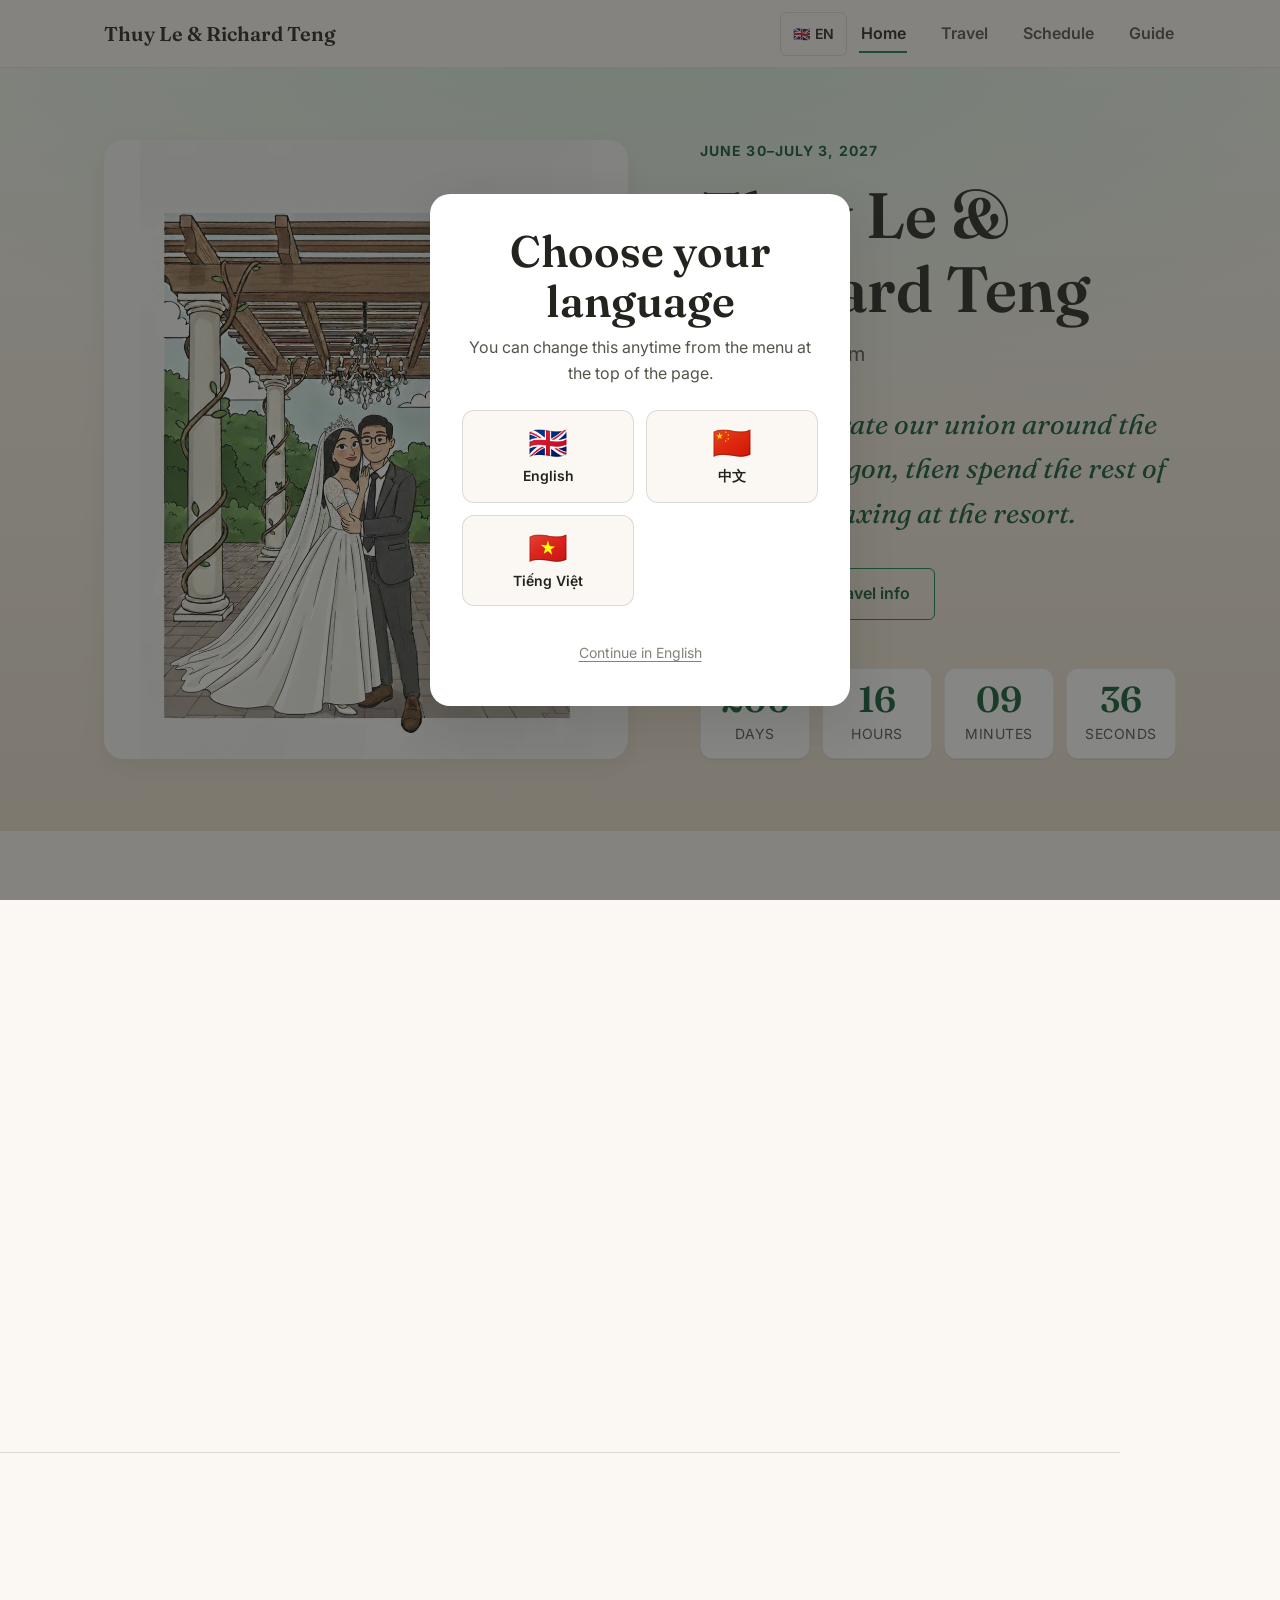
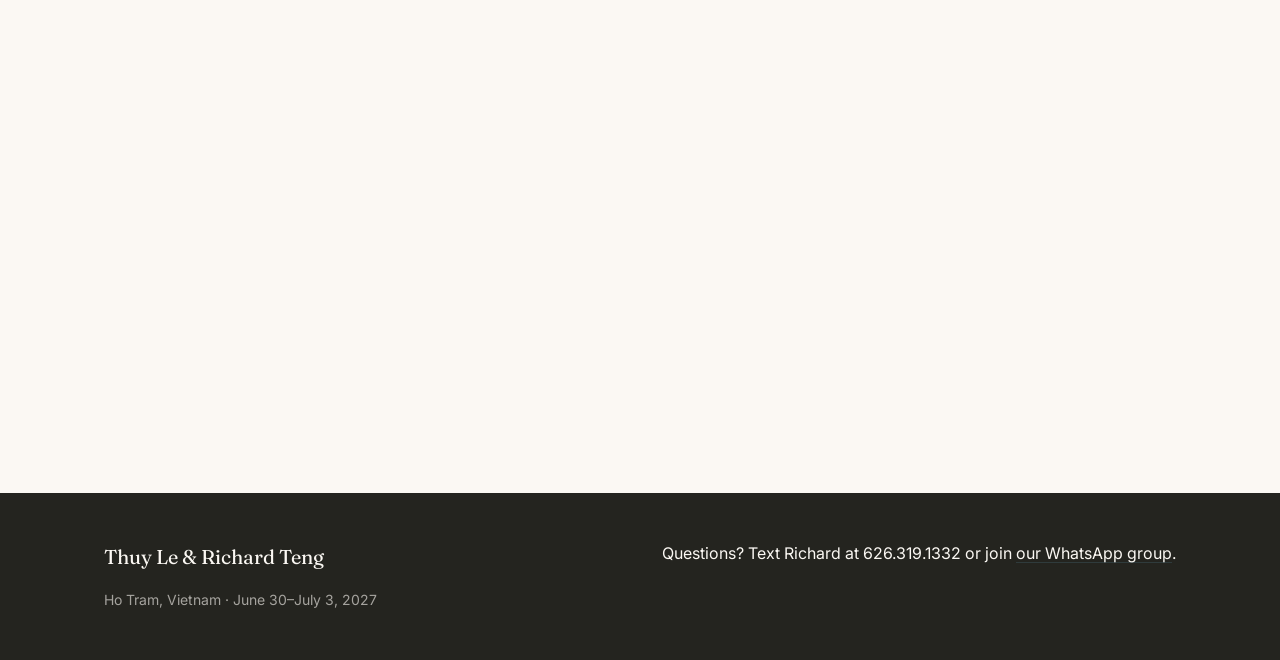
<file: index.html>
<!DOCTYPE html>
<html lang="en">
<head>
<meta charset="UTF-8">
<meta name="viewport" content="width=device-width, initial-scale=1">
<title>Thuy &amp; Richard's Wedding</title>
<meta name="description" content="Join us in Ho Tram, Vietnam. Come celebrate our union around the chaos of Saigon, but relax at the resort.">
<meta property="og:type" content="website">
<meta property="og:title" content="Thuy &amp; Richard's Wedding">
<meta property="og:description" content="Join us in Ho Tram, Vietnam — June 30 to July 3, 2027.">
<meta property="og:image" content="https://rteng86.github.io/thuy-richard-wedding/assets/couple-hero-landscape.jpg">
<meta property="og:url" content="https://rteng86.github.io/thuy-richard-wedding/">
<meta name="twitter:card" content="summary_large_image">
<meta name="twitter:title" content="Thuy &amp; Richard's Wedding">
<meta name="twitter:description" content="Join us in Ho Tram, Vietnam — June 30 to July 3, 2027.">
<meta name="twitter:image" content="https://rteng86.github.io/thuy-richard-wedding/assets/couple-hero-landscape.jpg">
<link rel="preconnect" href="https://fonts.googleapis.com">
<link rel="preconnect" href="https://fonts.gstatic.com" crossorigin>
<link href="https://fonts.googleapis.com/css2?family=Fraunces:opsz,wght@9..144,400;9..144,500;9..144,600;9..144,700&family=Inter:wght@400;500;600;700&display=swap" rel="stylesheet">
<link rel="stylesheet" href="styles.css">
</head>
<body>
<a class="skip-link" href="#main" data-i18n="skip-link">Skip to content</a>
<span id="top"></span>

<header class="site-header">
  <div class="container">
    <a href="index.html" class="site-logo" data-field="couple-names">Partner One &amp; Partner Two</a>
    <div class="header-actions">
      <div class="lang-switcher" data-lang-switcher></div>
      <button class="nav-toggle" type="button" aria-expanded="false" aria-controls="main-nav" data-i18n-aria="nav.toggleAria" aria-label="Toggle navigation menu">
        <span></span>
      </button>
      <nav class="main-nav" id="main-nav" aria-label="Primary">
        <ul>
          <li><a href="index.html" data-i18n="nav.home">Home</a></li>
          <li><a href="travel.html" data-i18n="nav.travel">Travel</a></li>
          <li><a href="schedule.html" data-i18n="nav.schedule">Schedule</a></li>
          <li><a href="guide.html" data-i18n="nav.guide">Guide</a></li>
        </ul>
      </nav>
    </div>
  </div>
</header>

<!-- First-visit language picker. Shows once per browser (tracked in
     localStorage), then never again unless storage is cleared. -->
<div class="lang-modal-overlay" id="language-modal" hidden>
  <div class="lang-modal" role="dialog" aria-modal="true" aria-labelledby="lang-modal-heading">
    <h2 id="lang-modal-heading" data-i18n="modal.title">Choose your language</h2>
    <p data-i18n="modal.subtitle">You can change this anytime from the menu at the top of the page.</p>
    <div class="lang-modal-options" id="lang-modal-options"></div>
    <button type="button" class="lang-modal-dismiss" data-modal-dismiss data-i18n="modal.continueEnglish">Continue in English</button>
  </div>
</div>

<main id="main">

  <!-- ===================================================================
       HERO
       =================================================================== -->
  <section class="hero">
    <div class="container hero-grid">
      <picture class="hero-photo fade-in">
        <source srcset="assets/couple-hero-landscape.webp" type="image/webp">
        <img src="assets/couple-hero-landscape.jpg" alt="Illustrated portrait of Thuy and Richard embracing under a vine-wrapped pergola" width="1600" height="1200" loading="eager" fetchpriority="high">
      </picture>
      <div class="hero-text">
        <span class="eyebrow" data-field="date-range">June 30–July 3, 2027</span>
        <h1 data-field="couple-names">Partner One &amp; Partner Two</h1>
        <p class="hero-date">
          <span data-field="location">Ho Tram, Vietnam</span>
        </p>
        <p class="hero-anchor"><span data-field="anchor-line">Come celebrate our union around the chaos of Saigon, then spend the rest of the time relaxing at the resort.</span></p>
        <div class="hero-actions">
          <a href="#rsvp" class="btn btn--primary" data-i18n="index.rsvpBtn">RSVP</a>
          <a href="travel.html" class="btn btn--secondary" data-i18n="index.travelInfoBtn">Travel info</a>
        </div>

        <!-- Countdown -->
        <div class="countdown" data-countdown aria-live="off">
          <p class="visually-hidden countdown-label-lead" data-i18n="index.countdownHidden">Counting down to arrival day</p>
          <div class="countdown-unit">
            <span class="countdown-number" data-cd-days>–</span>
            <span class="countdown-label" data-i18n="index.countdownDays">Days</span>
          </div>
          <div class="countdown-unit">
            <span class="countdown-number" data-cd-hours>–</span>
            <span class="countdown-label" data-i18n="index.countdownHours">Hours</span>
          </div>
          <div class="countdown-unit">
            <span class="countdown-number" data-cd-mins>–</span>
            <span class="countdown-label" data-i18n="index.countdownMinutes">Minutes</span>
          </div>
          <div class="countdown-unit">
            <span class="countdown-number" data-cd-secs>–</span>
            <span class="countdown-label" data-i18n="index.countdownSeconds">Seconds</span>
          </div>
        </div>
      </div>
    </div>
  </section>

  <!-- ===================================================================
       THE SHORT VERSION
       =================================================================== -->
  <section class="section" id="short-version">
    <div class="container">
      <div class="section-heading text-center fade-in">
        <span class="eyebrow" data-i18n="index.eyebrowShort">The short version</span>
        <h2 data-i18n="index.shortHeading">Everything you need to know, fast</h2>
        <p style="margin-inline:auto;" data-i18n="index.shortSub">For guests who want the headline before the details. Click on each for more details.</p>
      </div>

      <div class="card-grid card-grid--4">
        <div class="info-card fade-in">
          <span class="icon-badge" aria-hidden="true"><svg viewBox="0 0 24 24" fill="none" stroke="currentColor" stroke-width="2" stroke-linecap="round" stroke-linejoin="round"><rect x="3" y="4" width="18" height="17" rx="2"/><path d="M16 2v4M8 2v4M3 10h18"/></svg></span>
          <h3 data-i18n="index.cardWhenTitle">When</h3>
          <p data-index-card-when>June 30–July 3, 2027. Ceremony is Day 2 — full itinerary on the schedule page.</p>
          <a class="card-link" href="schedule.html" data-i18n="index.cardWhenLink">See the schedule &rarr;</a>
        </div>
        <div class="info-card fade-in">
          <span class="icon-badge" aria-hidden="true"><svg viewBox="0 0 24 24" fill="none" stroke="currentColor" stroke-width="2" stroke-linecap="round" stroke-linejoin="round"><path d="M12 21s7-6.5 7-12a7 7 0 1 0-14 0c0 5.5 7 12 7 12z"/><circle cx="12" cy="9" r="2.5"/></svg></span>
          <h3 data-i18n="index.cardWhereTitle">Where</h3>
          <p data-i18n="index.cardWhereDesc">Ho Tram, Vietnam — fly into Saigon (SGN), then it's about 2.5–3 hours to the coast.</p>
          <a class="card-link" href="travel.html" data-i18n="index.cardWhereLink">Travel &amp; getting there &rarr;</a>
        </div>
        <div class="info-card fade-in">
          <span class="icon-badge" aria-hidden="true"><svg viewBox="0 0 24 24" fill="none" stroke="currentColor" stroke-width="2" stroke-linecap="round" stroke-linejoin="round"><path d="M20 14.5A8.5 8.5 0 1 1 9.5 4a7 7 0 0 0 10.5 10.5z"/></svg></span>
          <h3 data-i18n="index.cardHowLongTitle">How long to stay</h3>
          <p data-i18n="index.cardHowLongDesc">The core weekend is four days. We'd love it if you came a few days early to see Saigon first.</p>
          <a class="card-link" href="schedule.html#arrival-plan" data-i18n="index.cardHowLongLink">Suggested arrival plan &rarr;</a>
        </div>
        <div class="info-card fade-in">
          <span class="icon-badge" aria-hidden="true"><svg viewBox="0 0 24 24" fill="none" stroke="currentColor" stroke-width="2" stroke-linecap="round" stroke-linejoin="round"><path d="M8 3 4 6l1.5 3L8 8v13h8V8l2.5 1L20 6l-4-3-2 2h-4z"/></svg></span>
          <h3 data-i18n="index.cardWearTitle">What to wear</h3>
          <p data-i18n="index.cardWearDesc">Beach-wedding attire: light fabrics, nothing heavy. No blazer or suit required — business casual is fine.</p>
          <a class="card-link" href="guide.html#what-to-bring" data-i18n="index.cardWearLink">Full packing list &rarr;</a>
        </div>
      </div>
    </div>
  </section>

  <hr class="container divider">

  <!-- ===================================================================
       RSVP
       =================================================================== -->
  <section class="section" id="rsvp">
    <div class="container-narrow">
      <div class="section-heading text-center fade-in">
        <span class="eyebrow" data-i18n="rsvp.eyebrow">The main event</span>
        <h2 data-i18n="rsvp.heading">RSVP</h2>
        <p style="margin-inline:auto;"><span data-i18n="rsvp.deadlinePrefix">Please respond by</span> <strong data-field="rsvp-deadline">December 31, 2026</strong> <span data-i18n="rsvp.deadlineSuffix">so we can finalize headcounts with the resort.</span></p>
      </div>

      <div class="rsvp-panel fade-in">
        <form id="rsvp-form" novalidate>
          <div class="form-grid form-grid--2">
            <div class="field">
              <label for="firstName" data-i18n="rsvp.firstName">First name</label>
              <input type="text" id="firstName" name="firstName" autocomplete="given-name" required aria-describedby="firstName-error">
              <p class="field-error" data-error-for="firstName" id="firstName-error"></p>
            </div>
            <div class="field">
              <label for="lastName" data-i18n="rsvp.lastName">Last name</label>
              <input type="text" id="lastName" name="lastName" autocomplete="family-name" required aria-describedby="lastName-error">
              <p class="field-error" data-error-for="lastName" id="lastName-error"></p>
            </div>
          </div>

          <div class="form-grid form-grid--2" style="margin-top: var(--space-5);">
            <div class="field">
              <label for="email" data-i18n="rsvp.email">Email</label>
              <input type="email" id="email" name="email" autocomplete="email" required aria-describedby="email-error">
              <p class="field-error" data-error-for="email" id="email-error"></p>
            </div>
            <div class="field">
              <label for="phone" data-i18n="rsvp.phone">Phone number</label>
              <input type="tel" id="phone" name="phone" autocomplete="tel" required aria-describedby="phone-error">
              <p class="field-error" data-error-for="phone" id="phone-error"></p>
            </div>
          </div>

          <fieldset class="fieldset" style="margin-top: var(--space-5);">
            <legend data-i18n="rsvp.attendingLegend">Will you be attending?</legend>
            <div class="radio-grid">
              <label class="radio-item">
                <input type="radio" name="attending" value="yes">
                <span data-i18n="rsvp.attendingYes">Joyfully, yes</span>
              </label>
              <label class="radio-item">
                <input type="radio" name="attending" value="no">
                <span data-i18n="rsvp.attendingNo">Sadly, can't make it</span>
              </label>
            </div>
            <p class="field-error" id="attending-error"></p>
          </fieldset>

          <!-- Additional guests -->
          <fieldset class="fieldset" style="margin-top: var(--space-5);" id="party-section">
            <legend data-i18n="rsvp.bringingLegend">Bringing anyone with you?</legend>
            <p class="hint" data-i18n="rsvp.bringingHint">Kids are more than welcome! Add additional guests in your party — each one gets their own dietary preference.</p>
            <div class="guest-list" id="guest-list"></div>
            <div style="margin-top: var(--space-4); display:flex; align-items:center; gap: var(--space-3); flex-wrap: wrap;">
              <button type="button" class="btn btn--secondary btn--small" id="add-guest-btn" data-i18n="rsvp.addGuest">+ Add a guest</button>
            </div>
          </fieldset>

          <!-- Vung Tau excursion — its own section, shown once attending = yes.
               Checkboxes are optional and mutually exclusive per row (JS-enforced
               in main.js) so a guest can leave it blank or change their mind. -->
          <fieldset class="fieldset" style="margin-top: var(--space-5);" id="excursion-section" hidden>
            <legend data-i18n="rsvp.vungTauLegend">Vung Tau day trip (July 2)</legend>
            <p class="hint" data-i18n="rsvp.vungTauHint">Both are great options — this is a free day, not an obligation. Check a box for each person so we can size the shuttle.</p>
            <div class="vung-tau-list" id="vung-tau-list">
              <div class="vung-tau-row" data-vung-tau-row="primary">
                <span class="vung-tau-name" data-i18n="rsvp.you">You</span>
                <div class="checkbox-tri">
                  <label class="checkbox-item">
                    <input type="checkbox" name="excursion" value="yes" disabled>
                    <span data-i18n="rsvp.joinShuttle">Join shuttle</span>
                  </label>
                  <label class="checkbox-item">
                    <input type="checkbox" name="excursion" value="no" disabled>
                    <span data-i18n="rsvp.stayAtResort">Stay at resort</span>
                  </label>
                  <label class="checkbox-item">
                    <input type="checkbox" name="excursion" value="unsure" disabled>
                    <span data-i18n="rsvp.notSure">Not sure</span>
                  </label>
                </div>
              </div>
              <!-- One row per added guest, kept in sync by main.js -->
            </div>
          </fieldset>

          <!-- Dietary restrictions (primary RSVP-er) -->
          <fieldset class="fieldset" style="margin-top: var(--space-5);">
            <legend data-i18n="rsvp.dietaryLegend">Dietary restrictions (for you)</legend>
            <div class="dietary-inline">
              <label><input type="checkbox" name="dietary" value="Vegetarian"> <span data-i18n="rsvp.vegetarian">Vegetarian</span></label>
              <label><input type="checkbox" name="dietary" value="Vegan"> <span data-i18n="rsvp.vegan">Vegan</span></label>
              <label><input type="checkbox" name="dietary" value="Gluten sensitivity"> <span data-i18n="rsvp.glutenSensitivity">Gluten sensitivity</span></label>
              <label><input type="checkbox" name="dietary" value="Nut allergy"> <span data-i18n="rsvp.nutAllergy">Nut allergy</span></label>
              <label><input type="checkbox" name="dietary" value="Shellfish allergy"> <span data-i18n="rsvp.shellfishAllergy">Shellfish allergy</span></label>
            </div>
            <div class="field" style="margin-top: var(--space-3);">
              <label for="dietaryOther" data-i18n="rsvp.anythingElseKnow">Anything else we should know?</label>
              <input type="text" id="dietaryOther" name="dietaryOther" placeholder="e.g. severe allergy details" data-i18n-placeholder="rsvp.dietaryOtherPlaceholder">
            </div>
          </fieldset>

          <div class="field" style="margin-top: var(--space-5);">
            <label for="mobilityNeeds" data-i18n="rsvp.mobilityLabel">Mobility or accessibility needs</label>
            <textarea id="mobilityNeeds" name="mobilityNeeds" placeholder="Let us know how we can make things easier for you — optional." data-i18n-placeholder="rsvp.mobilityPlaceholder"></textarea>
          </div>

          <fieldset class="fieldset" style="margin-top: var(--space-5);">
            <legend data-i18n="rsvp.nightsLegend">Which nights will you be at the resort?</legend>
            <div class="checkbox-grid">
              <label class="checkbox-item">
                <input type="checkbox" name="nights" value="June 30">
                <span data-i18n="rsvp.june30">June 30</span>
              </label>
              <label class="checkbox-item">
                <input type="checkbox" name="nights" value="July 1">
                <span data-i18n="rsvp.july1">July 1 (wedding day)</span>
              </label>
              <label class="checkbox-item">
                <input type="checkbox" name="nights" value="July 2">
                <span data-i18n="rsvp.july2">July 2</span>
              </label>
              <label class="checkbox-item">
                <input type="checkbox" name="nights" value="July 3">
                <span data-i18n="rsvp.july3">July 3</span>
              </label>
            </div>
          </fieldset>

          <div class="field" style="margin-top: var(--space-5);">
            <label for="note" data-i18n="rsvp.noteLabel">Anything else you'd like to tell us?</label>
            <textarea id="note" name="note" placeholder="Optional note to us" data-i18n-placeholder="rsvp.notePlaceholder"></textarea>
          </div>

          <div style="margin-top: var(--space-6); display:flex; align-items:center; gap: var(--space-4); flex-wrap: wrap;">
            <button type="submit" class="btn btn--primary" id="rsvp-submit-btn" data-i18n="rsvp.submit">Submit RSVP</button>
            <p class="form-status" id="form-status" role="status" aria-live="polite"></p>
          </div>

          <div class="error-banner" id="rsvp-error-banner" hidden role="alert"></div>
        </form>

        <div class="rsvp-success" id="rsvp-success" hidden tabindex="-1">
          <span class="success-icon" aria-hidden="true"><svg viewBox="0 0 24 24" fill="none" stroke="currentColor" stroke-width="2.5" stroke-linecap="round" stroke-linejoin="round"><path d="M20 6 9 17l-5-5"/></svg></span>
          <h3 data-success-heading>Thank you, friend!</h3>
          <p data-i18n="rsvp.successBody">Your RSVP is in. We can't wait to celebrate with you in Ho Tram.</p>
          <p><a href="schedule.html" data-i18n="rsvp.successSchedule">Check out the schedule &rarr;</a></p>
        </div>
      </div>
    </div>
  </section>

  <div class="container section--tight fade-in">
    <div class="callout callout-qr-row">
      <div>
        <h3 data-i18n="common.stillHaveQuestion">Still have a question?</h3>
        <p><span data-i18n="common.happyToHelp">We're happy to help —</span> <span data-field="contact-line-lowercase">text Richard at 626.319.1332 or join our WhatsApp group.</span></p>
      </div>
      <a class="qr-link" data-field-href="whatsapp-link" href="#" target="_blank" rel="noopener" data-i18n-aria="common.whatsappAria" aria-label="Open the WhatsApp group invite">
        <img data-field-src="whatsapp-qr" src="assets/whatsapp-qr.png" alt="QR code to join the Thuy &amp; Richard - Ho Tram Wedding WhatsApp group" width="140" height="140">
        <span data-i18n="common.scanToJoin">Scan to join</span>
      </a>
    </div>
  </div>

</main>

<button type="button" class="back-to-top-fab" data-i18n-aria="common.backToTopAria" aria-label="Back to top">
  <svg viewBox="0 0 24 24" fill="none" stroke="currentColor" stroke-width="2" stroke-linecap="round" stroke-linejoin="round" aria-hidden="true" style="width:22px;height:22px;"><path d="M12 19V5M5 12l7-7 7 7"/></svg>
</button>

<footer class="site-footer">
  <div class="container footer-inner">
    <div>
      <p class="footer-names" data-field="couple-names">Partner One &amp; Partner Two</p>
      <p class="footer-meta"><span data-field="location">Ho Tram, Vietnam</span> &middot; <span data-field="date-range">June 30–July 3, 2027</span></p>
    </div>
    <div>
      <p><span data-i18n="footer.questions">Questions?</span> <span data-field="contact-line">Text Richard at 626.319.1332 or join our WhatsApp group (TBD).</span></p>
    </div>
  </div>
</footer>

<script src="content.js"></script>
<script src="i18n.js"></script>
<script src="main.js"></script>
</body>
</html>
</file>
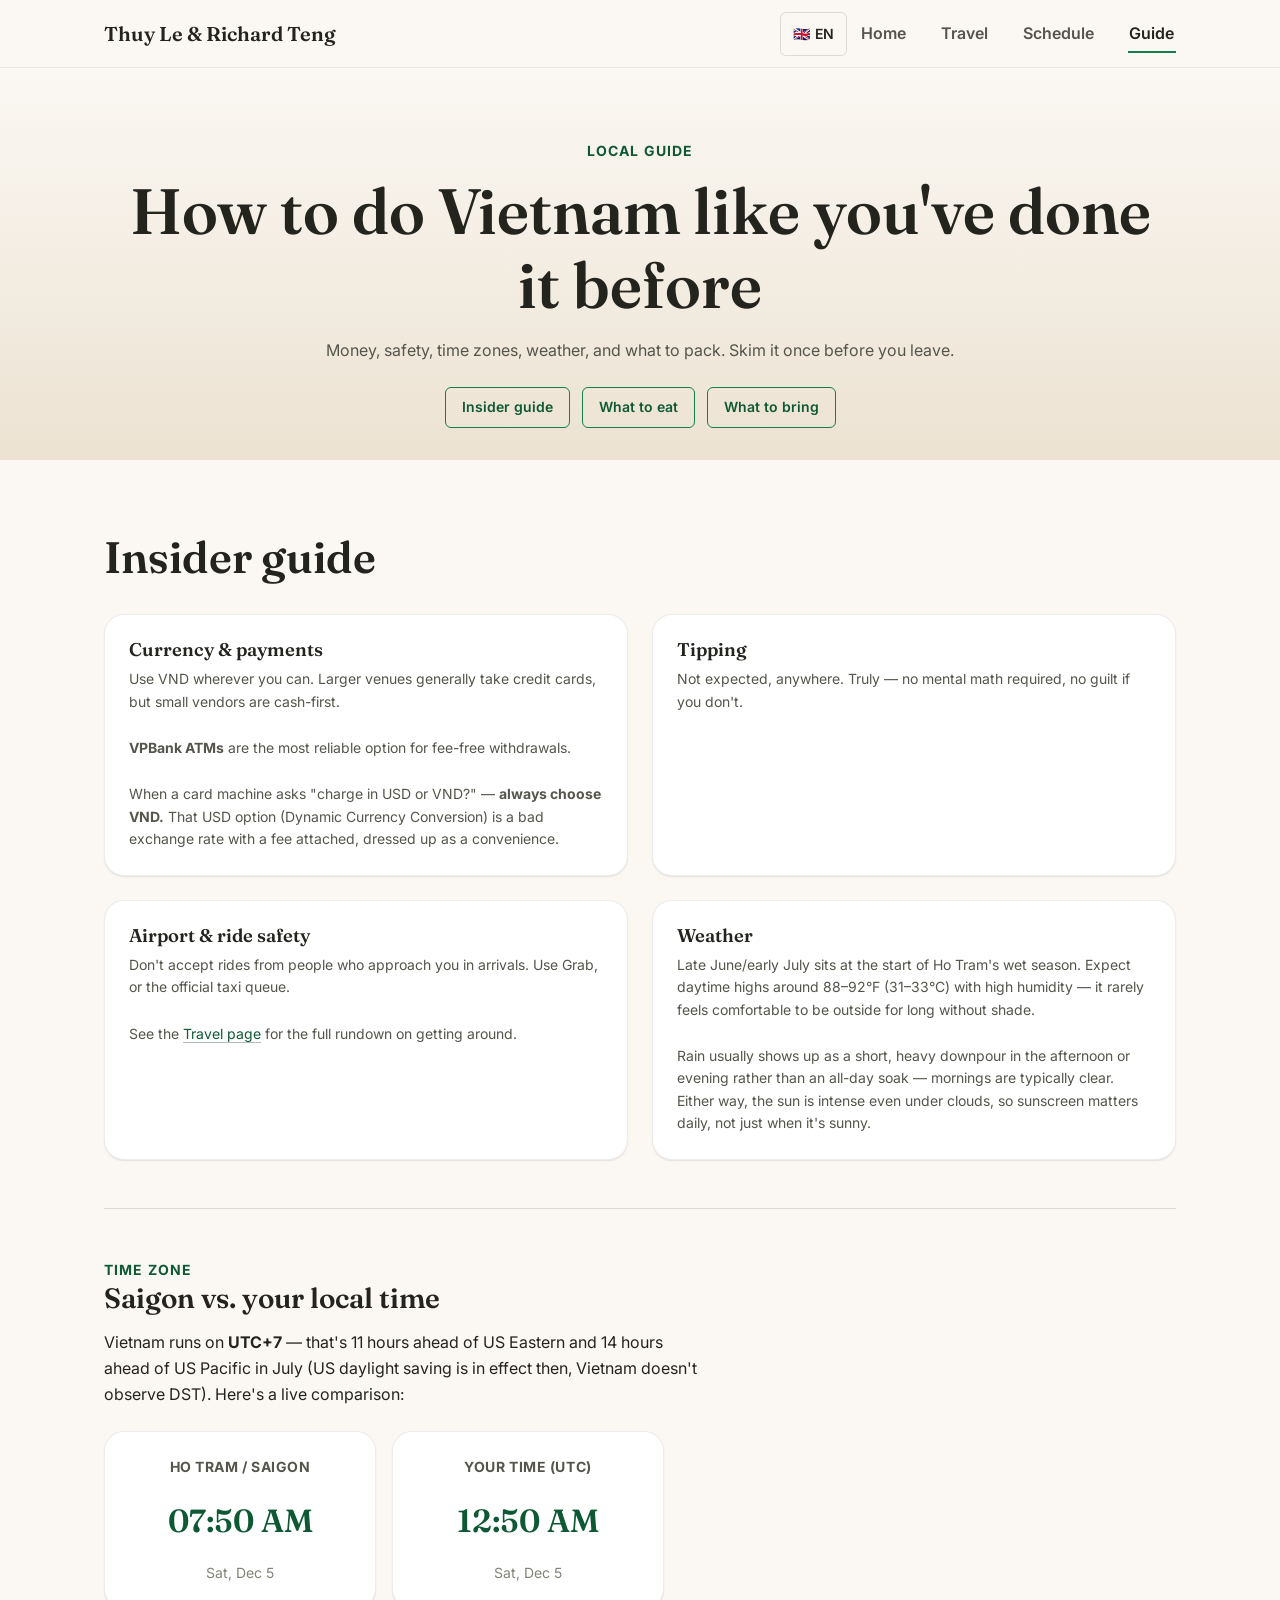
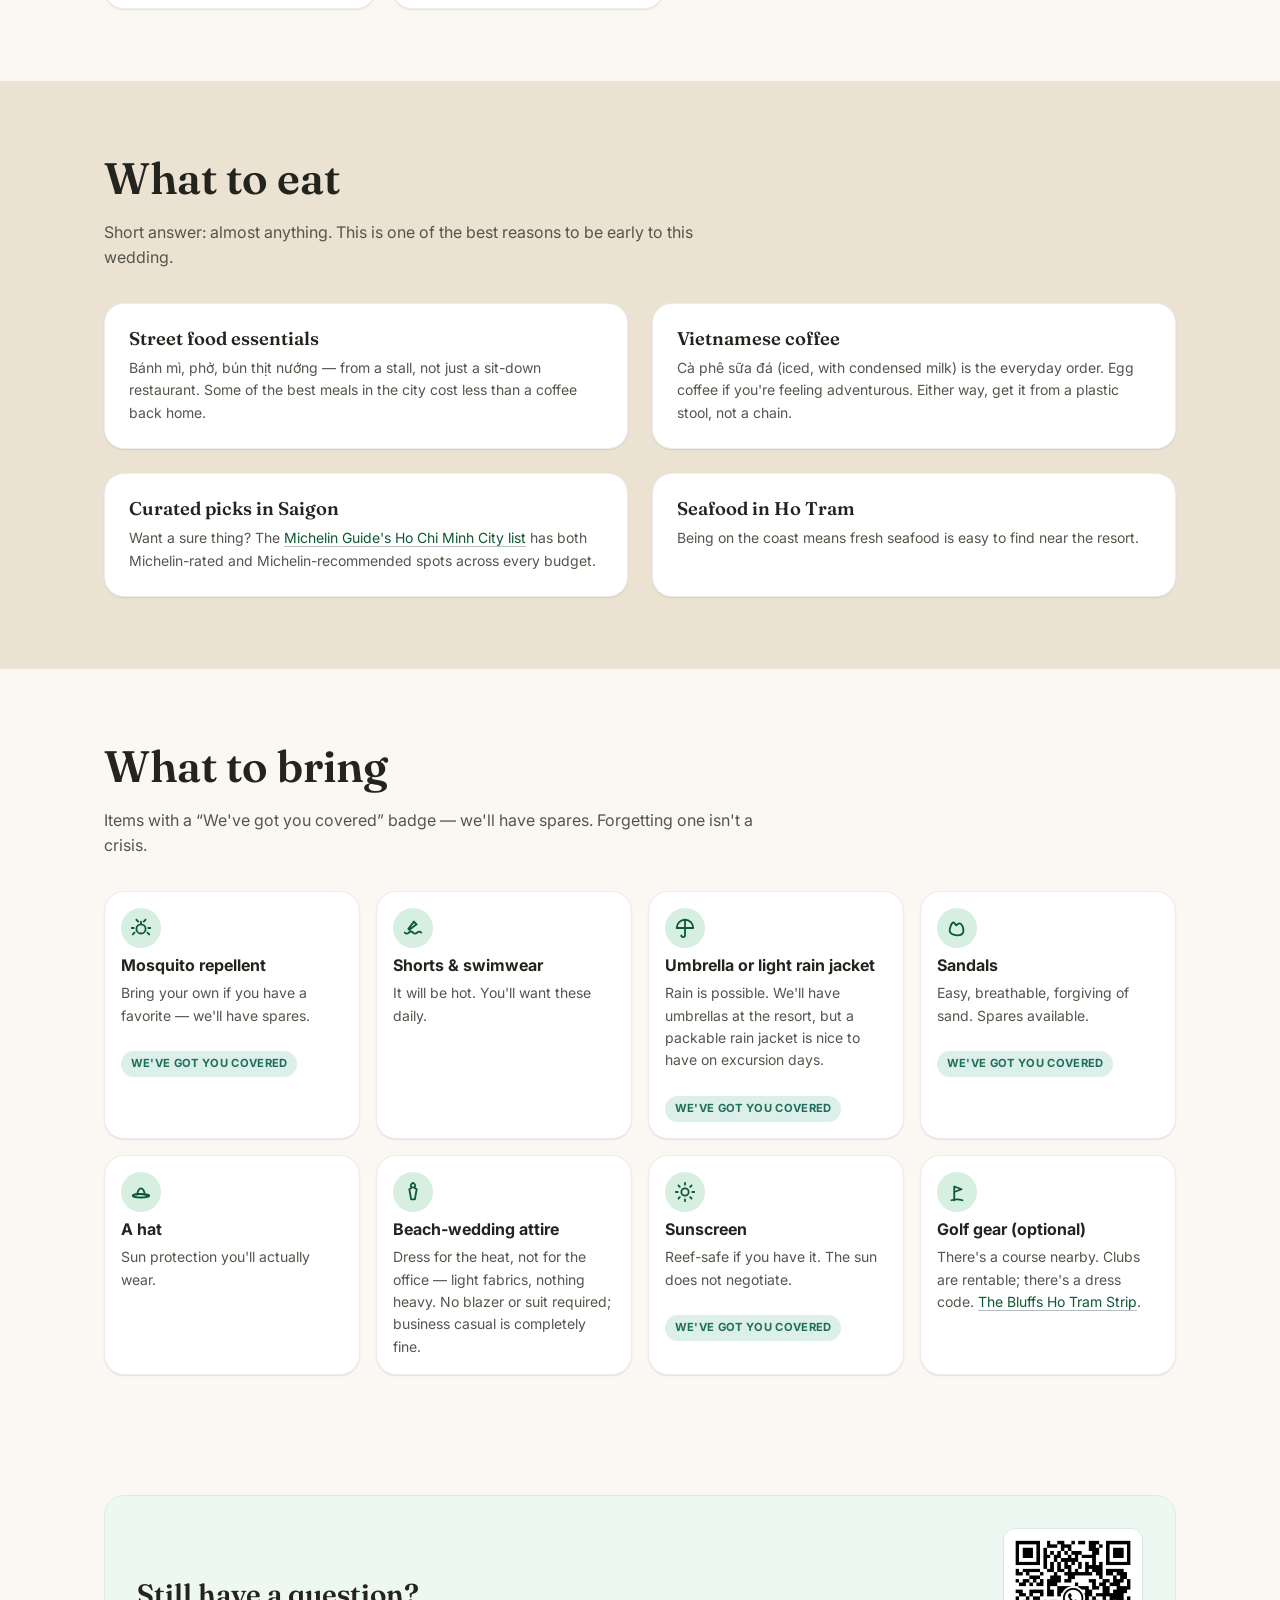
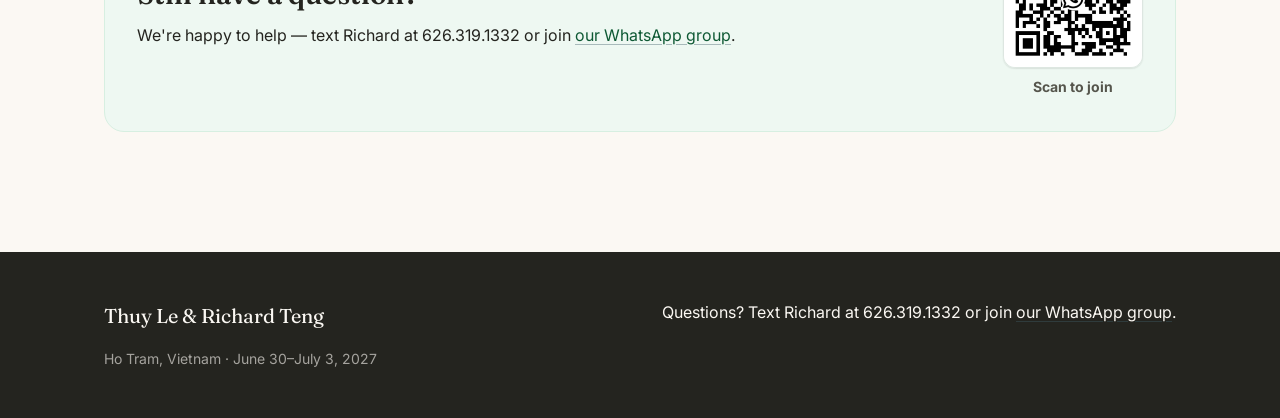
<file: guide.html>
<!DOCTYPE html>
<html lang="en">
<head>
<meta charset="UTF-8">
<meta name="viewport" content="width=device-width, initial-scale=1">
<title>Local Insider Guide &amp; What to Bring — Thuy &amp; Richard's Wedding</title>
<meta name="description" content="Currency, tipping, safety, time zone, weather, and a packing checklist for Ho Tram.">
<meta property="og:type" content="website">
<meta property="og:title" content="Local Insider Guide &amp; What to Bring — Thuy &amp; Richard's Wedding">
<meta property="og:description" content="Currency, tipping, safety, time zone, weather, and a packing checklist for Ho Tram.">
<meta property="og:image" content="https://rteng86.github.io/thuy-richard-wedding/assets/couple-hero-landscape.jpg">
<meta property="og:url" content="https://rteng86.github.io/thuy-richard-wedding/guide.html">
<meta name="twitter:card" content="summary_large_image">
<meta name="twitter:title" content="Local Insider Guide &amp; What to Bring — Thuy &amp; Richard's Wedding">
<meta name="twitter:description" content="Currency, tipping, safety, time zone, weather, and a packing checklist for Ho Tram.">
<meta name="twitter:image" content="https://rteng86.github.io/thuy-richard-wedding/assets/couple-hero-landscape.jpg">
<link rel="preconnect" href="https://fonts.googleapis.com">
<link rel="preconnect" href="https://fonts.gstatic.com" crossorigin>
<link href="https://fonts.googleapis.com/css2?family=Fraunces:opsz,wght@9..144,400;9..144,500;9..144,600;9..144,700&family=Inter:wght@400;500;600;700&display=swap" rel="stylesheet">
<link rel="stylesheet" href="styles.css">
</head>
<body>
<a class="skip-link" href="#main" data-i18n="skip-link">Skip to content</a>
<span id="top"></span>

<header class="site-header">
  <div class="container">
    <a href="index.html" class="site-logo" data-field="couple-names">Partner One &amp; Partner Two</a>
    <div class="header-actions">
      <div class="lang-switcher" data-lang-switcher></div>
      <button class="nav-toggle" type="button" aria-expanded="false" aria-controls="main-nav" data-i18n-aria="nav.toggleAria" aria-label="Toggle navigation menu">
        <span></span>
      </button>
      <nav class="main-nav" id="main-nav" aria-label="Primary">
        <ul>
          <li><a href="index.html" data-i18n="nav.home">Home</a></li>
          <li><a href="travel.html" data-i18n="nav.travel">Travel</a></li>
          <li><a href="schedule.html" data-i18n="nav.schedule">Schedule</a></li>
          <li><a href="guide.html" data-i18n="nav.guide">Guide</a></li>
        </ul>
      </nav>
    </div>
  </div>
</header>

<main id="main">

  <section class="page-hero">
    <div class="container">
      <span class="eyebrow" data-i18n="guide.eyebrow">Local guide</span>
      <h1 data-i18n="guide.heading">How to do Vietnam like you've done it before</h1>
      <p class="container-narrow" data-i18n="guide.sub">Money, safety, time zones, weather, and what to pack. Skim it once before you leave.</p>
      <div class="hero-actions" style="margin-top: var(--space-5);">
        <a href="#insider-guide" class="btn btn--secondary btn--small" data-i18n="guide.navInsider">Insider guide</a>
        <a href="#what-to-eat" class="btn btn--secondary btn--small" data-i18n="guide.navEat">What to eat</a>
        <a href="#what-to-bring" class="btn btn--secondary btn--small" data-i18n="guide.navBring">What to bring</a>
      </div>
    </div>
  </section>

  <!-- ===================================================================
       INSIDER GUIDE
       =================================================================== -->
  <section class="section" id="insider-guide">
    <div class="container">
      <div class="section-heading fade-in">
        <h2 data-i18n="guide.insiderHeading">Insider guide</h2>
      </div>

      <div class="card-grid fade-in">
        <div class="info-card">
          <h3 data-i18n="guide.currencyTitle">Currency &amp; payments</h3>
          <p data-i18n="guide.currencyP1">Use VND wherever you can. Larger venues generally take credit cards, but small vendors are cash-first.</p>
          <p data-i18n-html="guide.currencyP2"><strong>VPBank ATMs</strong> are the most reliable option for fee-free withdrawals.</p>
          <p data-i18n-html="guide.currencyP3">When a card machine asks "charge in USD or VND?" — <strong>always choose VND.</strong> That USD option (Dynamic Currency Conversion) is a bad exchange rate with a fee attached, dressed up as a convenience.</p>
        </div>
        <div class="info-card">
          <h3 data-i18n="guide.tippingTitle">Tipping</h3>
          <p data-i18n="guide.tippingP1">Not expected, anywhere. Truly — no mental math required, no guilt if you don't.</p>
        </div>
        <div class="info-card">
          <h3 data-i18n="guide.safetyTitle">Airport &amp; ride safety</h3>
          <p data-i18n="guide.safetyP1">Don't accept rides from people who approach you in arrivals. Use Grab, or the official taxi queue.</p>
          <p data-guide-safety-p2>See the <a href="travel.html#faq-grab">Travel page</a> for the full rundown on getting around.</p>
        </div>
        <div class="info-card">
          <h3 data-i18n="guide.weatherTitle">Weather</h3>
          <p data-i18n="guide.weatherP1">Late June/early July sits at the start of Ho Tram's wet season. Expect daytime highs around 88–92°F (31–33°C) with high humidity — it rarely feels comfortable to be outside for long without shade.</p>
          <p data-i18n="guide.weatherP2">Rain usually shows up as a short, heavy downpour in the afternoon or evening rather than an all-day soak — mornings are typically clear. Either way, the sun is intense even under clouds, so sunscreen matters daily, not just when it's sunny.</p>
        </div>
      </div>

      <div class="divider" role="presentation"></div>

      <div class="fade-in">
        <span class="eyebrow" data-i18n="guide.timezoneEyebrow">Time zone</span>
        <h3 data-i18n="guide.timezoneHeading">Saigon vs. your local time</h3>
        <p style="max-width: 60ch;" data-i18n-html="guide.timezoneP">
          Vietnam runs on <strong>UTC+7</strong> — that's 11 hours ahead of US Eastern and 14 hours ahead of
          US Pacific in July (US daylight saving is in effect then, Vietnam doesn't observe DST). Here's a
          live comparison:
        </p>
        <div class="time-widget" data-time-widget style="margin-top: var(--space-5);">
          <div class="time-card">
            <p class="time-place" data-i18n="guide.timeCardSaigon">Ho Tram / Saigon</p>
            <p class="time-value" data-time-saigon aria-live="off">--:--</p>
            <p class="time-date" data-date-saigon>&nbsp;</p>
          </div>
          <div class="time-card">
            <p class="time-place" data-label-local>Your time</p>
            <p class="time-value" data-time-local aria-live="off">--:--</p>
            <p class="time-date" data-date-local>&nbsp;</p>
          </div>
        </div>
      </div>
    </div>
  </section>

  <!-- ===================================================================
       WHAT TO EAT
       =================================================================== -->
  <section class="section section--sand" id="what-to-eat">
    <div class="container">
      <div class="section-heading fade-in">
        <h2 data-i18n="guide.eatHeading">What to eat</h2>
        <p data-i18n="guide.eatSub">Short answer: almost anything. This is one of the best reasons to be early to this wedding.</p>
      </div>

      <div class="card-grid fade-in">
        <div class="info-card">
          <h3 data-i18n="guide.eatCard1Title">Street food essentials</h3>
          <p data-i18n="guide.eatCard1Desc">Bánh mì, phở, bún thịt nướng — from a stall, not just a sit-down restaurant. Some of the best meals in the city cost less than a coffee back home.</p>
        </div>
        <div class="info-card">
          <h3 data-i18n="guide.eatCard2Title">Vietnamese coffee</h3>
          <p data-i18n="guide.eatCard2Desc">Cà phê sữa đá (iced, with condensed milk) is the everyday order. Egg coffee if you're feeling adventurous. Either way, get it from a plastic stool, not a chain.</p>
        </div>
        <div class="info-card">
          <h3 data-i18n="guide.eatCard3Title">Curated picks in Saigon</h3>
          <p data-guide-eat-card3-desc>Want a sure thing? The <a href="https://guide.michelin.com/us/en/restaurants?q=Ho+Chi+Minh+City+vietnam&amp;seeAll=true" target="_blank" rel="noopener">Michelin Guide's Ho Chi Minh City list</a> has both Michelin-rated and Michelin-recommended spots across every budget.</p>
        </div>
        <div class="info-card">
          <h3 data-i18n="guide.eatCard4Title">Seafood in Ho Tram</h3>
          <p data-i18n="guide.eatCard4Desc">Being on the coast means fresh seafood is easy to find near the resort.</p>
        </div>
      </div>
    </div>
  </section>

  <!-- ===================================================================
       WHAT TO BRING
       =================================================================== -->
  <section class="section" id="what-to-bring">
    <div class="container">
      <div class="section-heading fade-in">
        <h2 data-i18n="guide.bringHeading">What to bring</h2>
        <p data-i18n-html="guide.bringSub">Items with a <strong>&ldquo;We&rsquo;ve got you covered&rdquo;</strong> badge — we'll have spares. Forgetting one isn't a crisis.</p>
      </div>

      <div class="packing-grid fade-in" data-packing-grid>
        <!-- Rendered by main.js from content.js packingList -->
      </div>
    </div>
  </section>

  <div class="container section--tight fade-in">
    <div class="callout callout-qr-row">
      <div>
        <h3 data-i18n="common.stillHaveQuestion">Still have a question?</h3>
        <p><span data-i18n="common.happyToHelp">We're happy to help —</span> <span data-field="contact-line-lowercase">text Richard at 626.319.1332 or join our WhatsApp group.</span></p>
      </div>
      <a class="qr-link" data-field-href="whatsapp-link" href="#" target="_blank" rel="noopener" data-i18n-aria="common.whatsappAria" aria-label="Open the WhatsApp group invite">
        <img data-field-src="whatsapp-qr" src="assets/whatsapp-qr.png" alt="QR code to join the Thuy &amp; Richard - Ho Tram Wedding WhatsApp group" width="140" height="140">
        <span data-i18n="common.scanToJoin">Scan to join</span>
      </a>
    </div>
  </div>

</main>

<button type="button" class="back-to-top-fab" data-i18n-aria="common.backToTopAria" aria-label="Back to top">
  <svg viewBox="0 0 24 24" fill="none" stroke="currentColor" stroke-width="2" stroke-linecap="round" stroke-linejoin="round" aria-hidden="true" style="width:22px;height:22px;"><path d="M12 19V5M5 12l7-7 7 7"/></svg>
</button>

<footer class="site-footer">
  <div class="container footer-inner">
    <div>
      <p class="footer-names" data-field="couple-names">Partner One &amp; Partner Two</p>
      <p class="footer-meta"><span data-field="location">Ho Tram, Vietnam</span> &middot; <span data-field="date-range">June 30–July 3, 2027</span></p>
    </div>
    <div>
      <p><span data-i18n="footer.questions">Questions?</span> <span data-field="contact-line">Text Richard at 626.319.1332 or join our WhatsApp group (TBD).</span></p>
    </div>
  </div>
</footer>

<script src="content.js"></script>
<script src="i18n.js"></script>
<script src="main.js"></script>
</body>
</html>
</file>
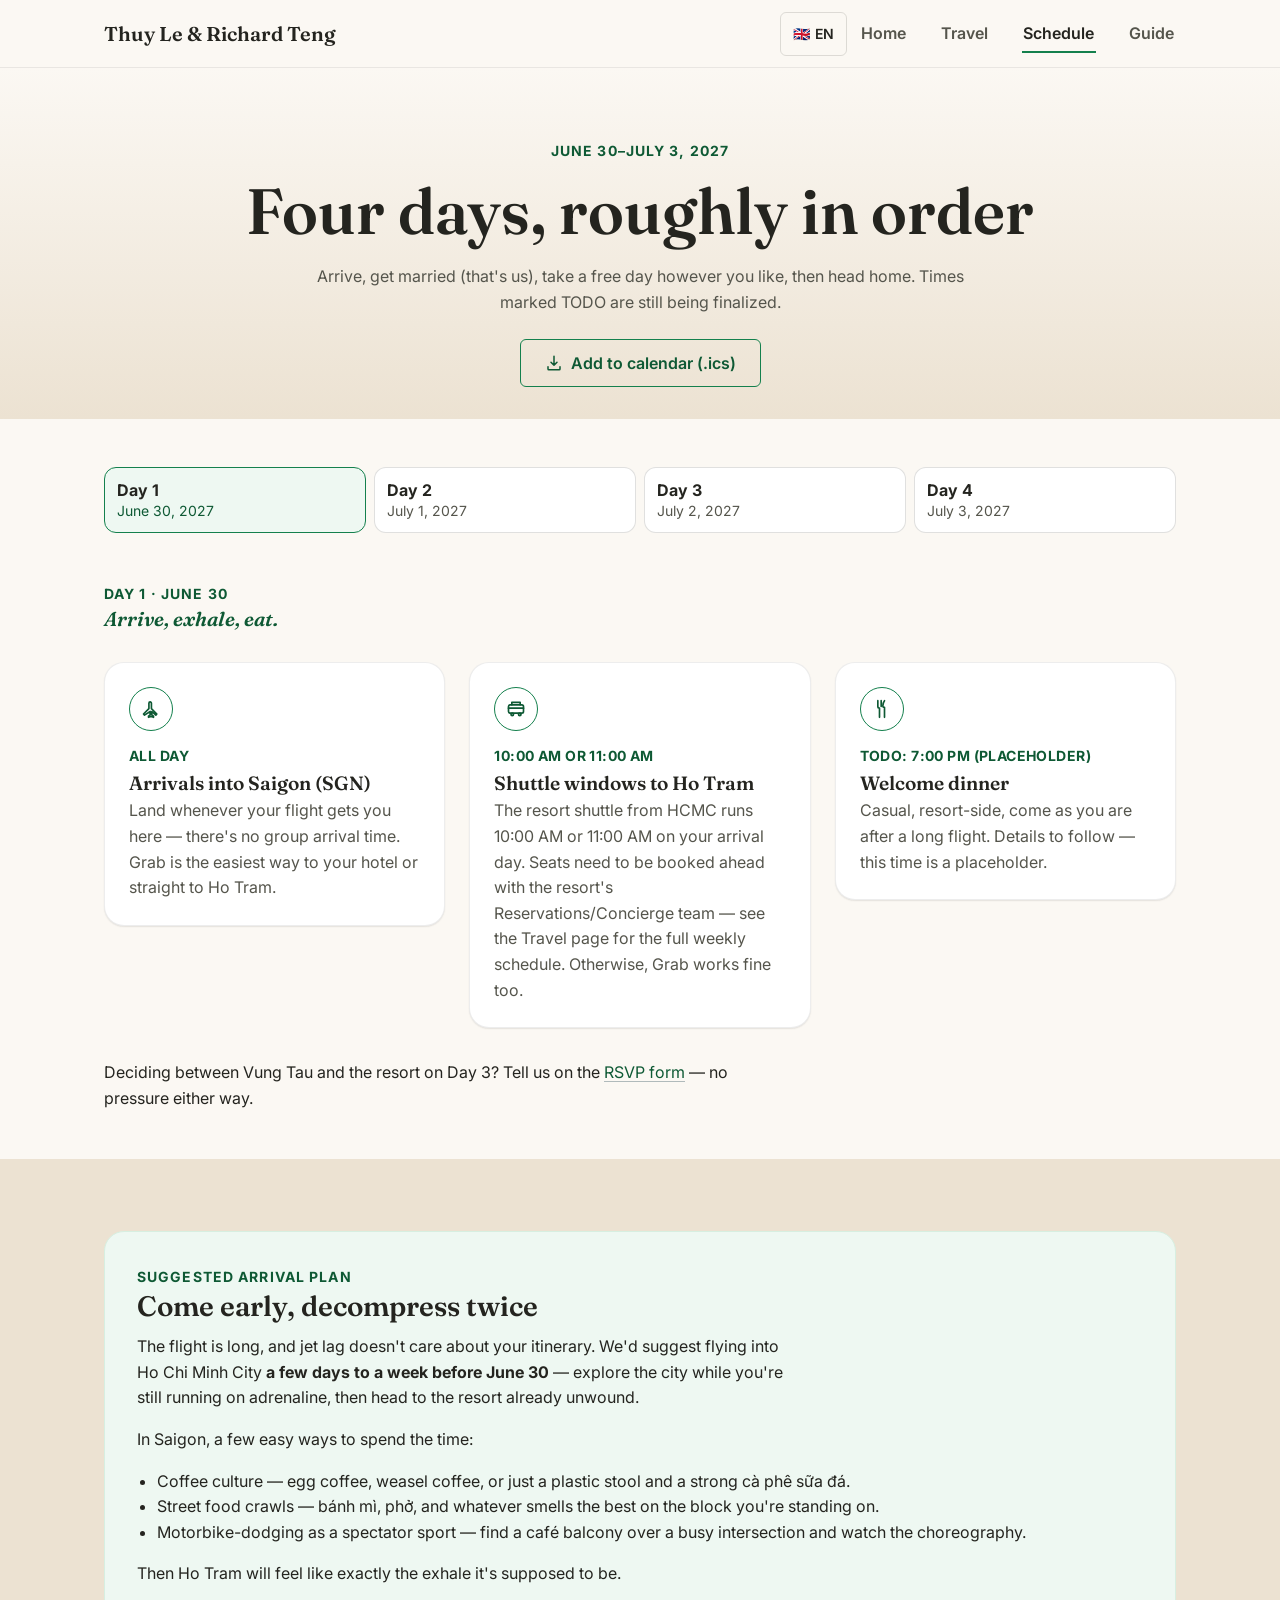
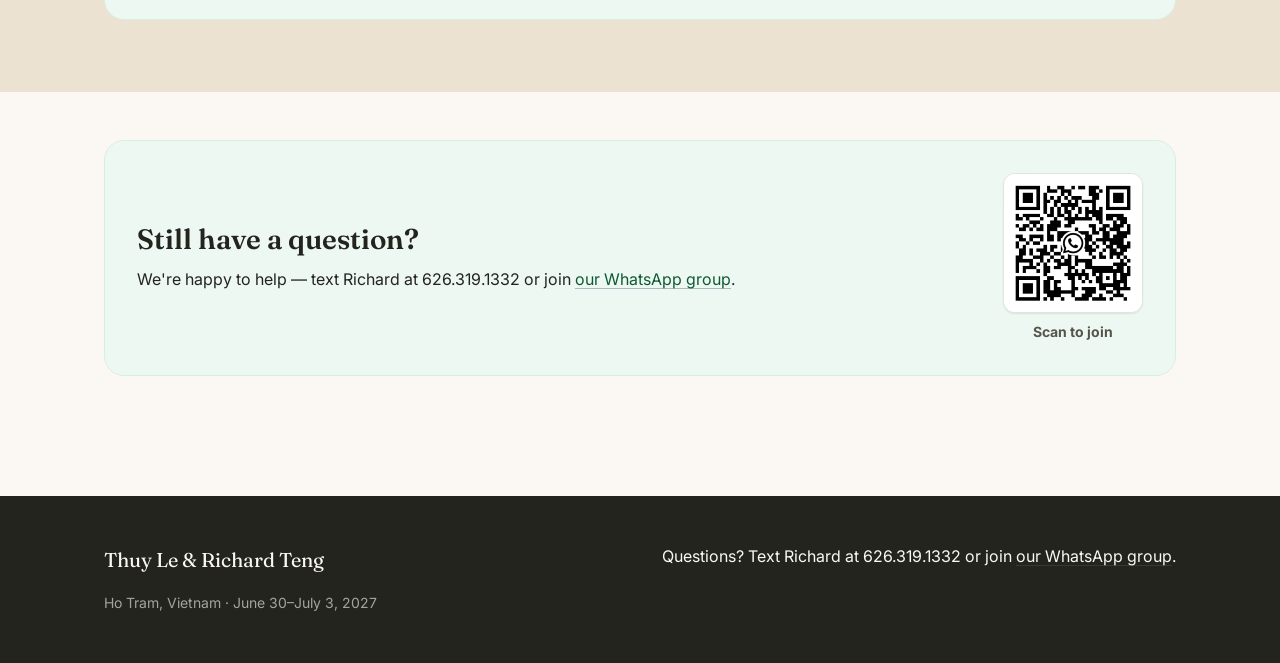
<file: schedule.html>
<!DOCTYPE html>
<html lang="en">
<head>
<meta charset="UTF-8">
<meta name="viewport" content="width=device-width, initial-scale=1">
<title>Schedule &amp; Itinerary — Thuy &amp; Richard's Wedding</title>
<meta name="description" content="Four days in Ho Tram: arrivals, the wedding day, a free day (Vung Tau or resort), and departures.">
<meta property="og:type" content="website">
<meta property="og:title" content="Schedule &amp; Itinerary — Thuy &amp; Richard's Wedding">
<meta property="og:description" content="Four days in Ho Tram: arrivals, the wedding day, a free day (Vung Tau or resort), and departures.">
<meta property="og:image" content="https://rteng86.github.io/thuy-richard-wedding/assets/couple-hero-landscape.jpg">
<meta property="og:url" content="https://rteng86.github.io/thuy-richard-wedding/schedule.html">
<meta name="twitter:card" content="summary_large_image">
<meta name="twitter:title" content="Schedule &amp; Itinerary — Thuy &amp; Richard's Wedding">
<meta name="twitter:description" content="Four days in Ho Tram: arrivals, the wedding day, a free day (Vung Tau or resort), and departures.">
<meta name="twitter:image" content="https://rteng86.github.io/thuy-richard-wedding/assets/couple-hero-landscape.jpg">
<link rel="preconnect" href="https://fonts.googleapis.com">
<link rel="preconnect" href="https://fonts.gstatic.com" crossorigin>
<link href="https://fonts.googleapis.com/css2?family=Fraunces:opsz,wght@9..144,400;9..144,500;9..144,600;9..144,700&family=Inter:wght@400;500;600;700&display=swap" rel="stylesheet">
<link rel="stylesheet" href="styles.css">
</head>
<body>
<a class="skip-link" href="#main" data-i18n="skip-link">Skip to content</a>
<span id="top"></span>

<header class="site-header">
  <div class="container">
    <a href="index.html" class="site-logo" data-field="couple-names">Partner One &amp; Partner Two</a>
    <div class="header-actions">
      <div class="lang-switcher" data-lang-switcher></div>
      <button class="nav-toggle" type="button" aria-expanded="false" aria-controls="main-nav" data-i18n-aria="nav.toggleAria" aria-label="Toggle navigation menu">
        <span></span>
      </button>
      <nav class="main-nav" id="main-nav" aria-label="Primary">
        <ul>
          <li><a href="index.html" data-i18n="nav.home">Home</a></li>
          <li><a href="travel.html" data-i18n="nav.travel">Travel</a></li>
          <li><a href="schedule.html" data-i18n="nav.schedule">Schedule</a></li>
          <li><a href="guide.html" data-i18n="nav.guide">Guide</a></li>
        </ul>
      </nav>
    </div>
  </div>
</header>

<main id="main">

  <section class="page-hero">
    <div class="container">
      <span class="eyebrow" data-field="date-range">June 30–July 3, 2027</span>
      <h1 data-i18n="schedule.heading">Four days, roughly in order</h1>
      <p class="container-narrow" data-i18n="schedule.sub">Arrive, get married (that's us), take a free day however you like, then head home. Times marked TODO are still being finalized.</p>
      <div class="hero-actions" style="margin-top: var(--space-5);">
        <button type="button" class="btn btn--secondary" data-ics-download>
          <svg viewBox="0 0 24 24" fill="none" stroke="currentColor" stroke-width="2" stroke-linecap="round" stroke-linejoin="round" aria-hidden="true" style="width:18px;height:18px;"><path d="M12 3v12m0 0 4-4m-4 4-4-4M4 17v3a1 1 0 0 0 1 1h14a1 1 0 0 0 1-1v-3"/></svg>
          <span data-i18n="schedule.addToCalendar">Add to calendar (.ics)</span>
        </button>
      </div>
    </div>
  </section>

  <section class="section--tight">
    <div class="container">
      <div class="day-selector" role="tablist" aria-label="Select a day">
        <button type="button" data-day="1" role="tab" aria-selected="true" aria-controls="day-1">
          <span class="ds-day" data-i18n="schedule.day1">Day 1</span>
          <span class="ds-date" data-field="date-arrival">June 30</span>
        </button>
        <button type="button" data-day="2" role="tab" aria-selected="false" aria-controls="day-2">
          <span class="ds-day" data-i18n="schedule.day2">Day 2</span>
          <span class="ds-date" data-field="date-wedding">July 1</span>
        </button>
        <button type="button" data-day="3" role="tab" aria-selected="false" aria-controls="day-3">
          <span class="ds-day" data-i18n="schedule.day3">Day 3</span>
          <span class="ds-date" data-field="date-excursion">July 2</span>
        </button>
        <button type="button" data-day="4" role="tab" aria-selected="false" aria-controls="day-4">
          <span class="ds-day" data-i18n="schedule.day4">Day 4</span>
          <span class="ds-date" data-field="date-departure">July 3</span>
        </button>
      </div>

      <div data-timeline-root>
        <!-- Days rendered by main.js from content.js itinerary -->
      </div>

      <p class="fade-in" style="margin-top: var(--space-6);">
        <span data-i18n="schedule.decidingPrefix">Deciding between Vung Tau and the resort on Day 3? Tell us on the</span>
        <a href="index.html#rsvp" data-i18n="schedule.rsvpFormLink">RSVP form</a>
        <span data-i18n="schedule.decidingSuffix">— no pressure either way.</span>
      </p>
    </div>
  </section>

  <section class="section section--sand" id="arrival-plan">
    <div class="container">
      <div class="callout fade-in">
        <span class="eyebrow" data-i18n="schedule.arrivalPlanEyebrow">Suggested arrival plan</span>
        <h3 data-i18n="schedule.arrivalPlanHeading">Come early, decompress twice</h3>
        <p data-i18n-html="schedule.arrivalPlanP1">
          The flight is long, and jet lag doesn't care about your itinerary. We'd suggest flying into
          Ho Chi Minh City <strong>a few days to a week before June 30</strong> — explore the city while
          you're still running on adrenaline, then head to the resort already unwound.
        </p>
        <p data-i18n="schedule.arrivalPlanP2">In Saigon, a few easy ways to spend the time:</p>
        <ul>
          <li data-i18n="schedule.arrivalPlanLi1">Coffee culture — egg coffee, weasel coffee, or just a plastic stool and a strong cà phê sữa đá.</li>
          <li data-i18n="schedule.arrivalPlanLi2">Street food crawls — bánh mì, phở, and whatever smells the best on the block you're standing on.</li>
          <li data-i18n="schedule.arrivalPlanLi3">Motorbike-dodging as a spectator sport — find a café balcony over a busy intersection and watch the choreography.</li>
        </ul>
        <p data-i18n="schedule.arrivalPlanP3">Then Ho Tram will feel like exactly the exhale it's supposed to be.</p>
      </div>
    </div>
  </section>

  <div class="container section--tight fade-in">
    <div class="callout callout-qr-row">
      <div>
        <h3 data-i18n="common.stillHaveQuestion">Still have a question?</h3>
        <p><span data-i18n="common.happyToHelp">We're happy to help —</span> <span data-field="contact-line-lowercase">text Richard at 626.319.1332 or join our WhatsApp group.</span></p>
      </div>
      <a class="qr-link" data-field-href="whatsapp-link" href="#" target="_blank" rel="noopener" data-i18n-aria="common.whatsappAria" aria-label="Open the WhatsApp group invite">
        <img data-field-src="whatsapp-qr" src="assets/whatsapp-qr.png" alt="QR code to join the Thuy &amp; Richard - Ho Tram Wedding WhatsApp group" width="140" height="140">
        <span data-i18n="common.scanToJoin">Scan to join</span>
      </a>
    </div>
  </div>

</main>

<button type="button" class="back-to-top-fab" data-i18n-aria="common.backToTopAria" aria-label="Back to top">
  <svg viewBox="0 0 24 24" fill="none" stroke="currentColor" stroke-width="2" stroke-linecap="round" stroke-linejoin="round" aria-hidden="true" style="width:22px;height:22px;"><path d="M12 19V5M5 12l7-7 7 7"/></svg>
</button>

<footer class="site-footer">
  <div class="container footer-inner">
    <div>
      <p class="footer-names" data-field="couple-names">Partner One &amp; Partner Two</p>
      <p class="footer-meta"><span data-field="location">Ho Tram, Vietnam</span> &middot; <span data-field="date-range">June 30–July 3, 2027</span></p>
    </div>
    <div>
      <p><span data-i18n="footer.questions">Questions?</span> <span data-field="contact-line">Text Richard at 626.319.1332 or join our WhatsApp group (TBD).</span></p>
    </div>
  </div>
</footer>

<script src="content.js"></script>
<script src="i18n.js"></script>
<script src="main.js"></script>
</body>
</html>
</file>
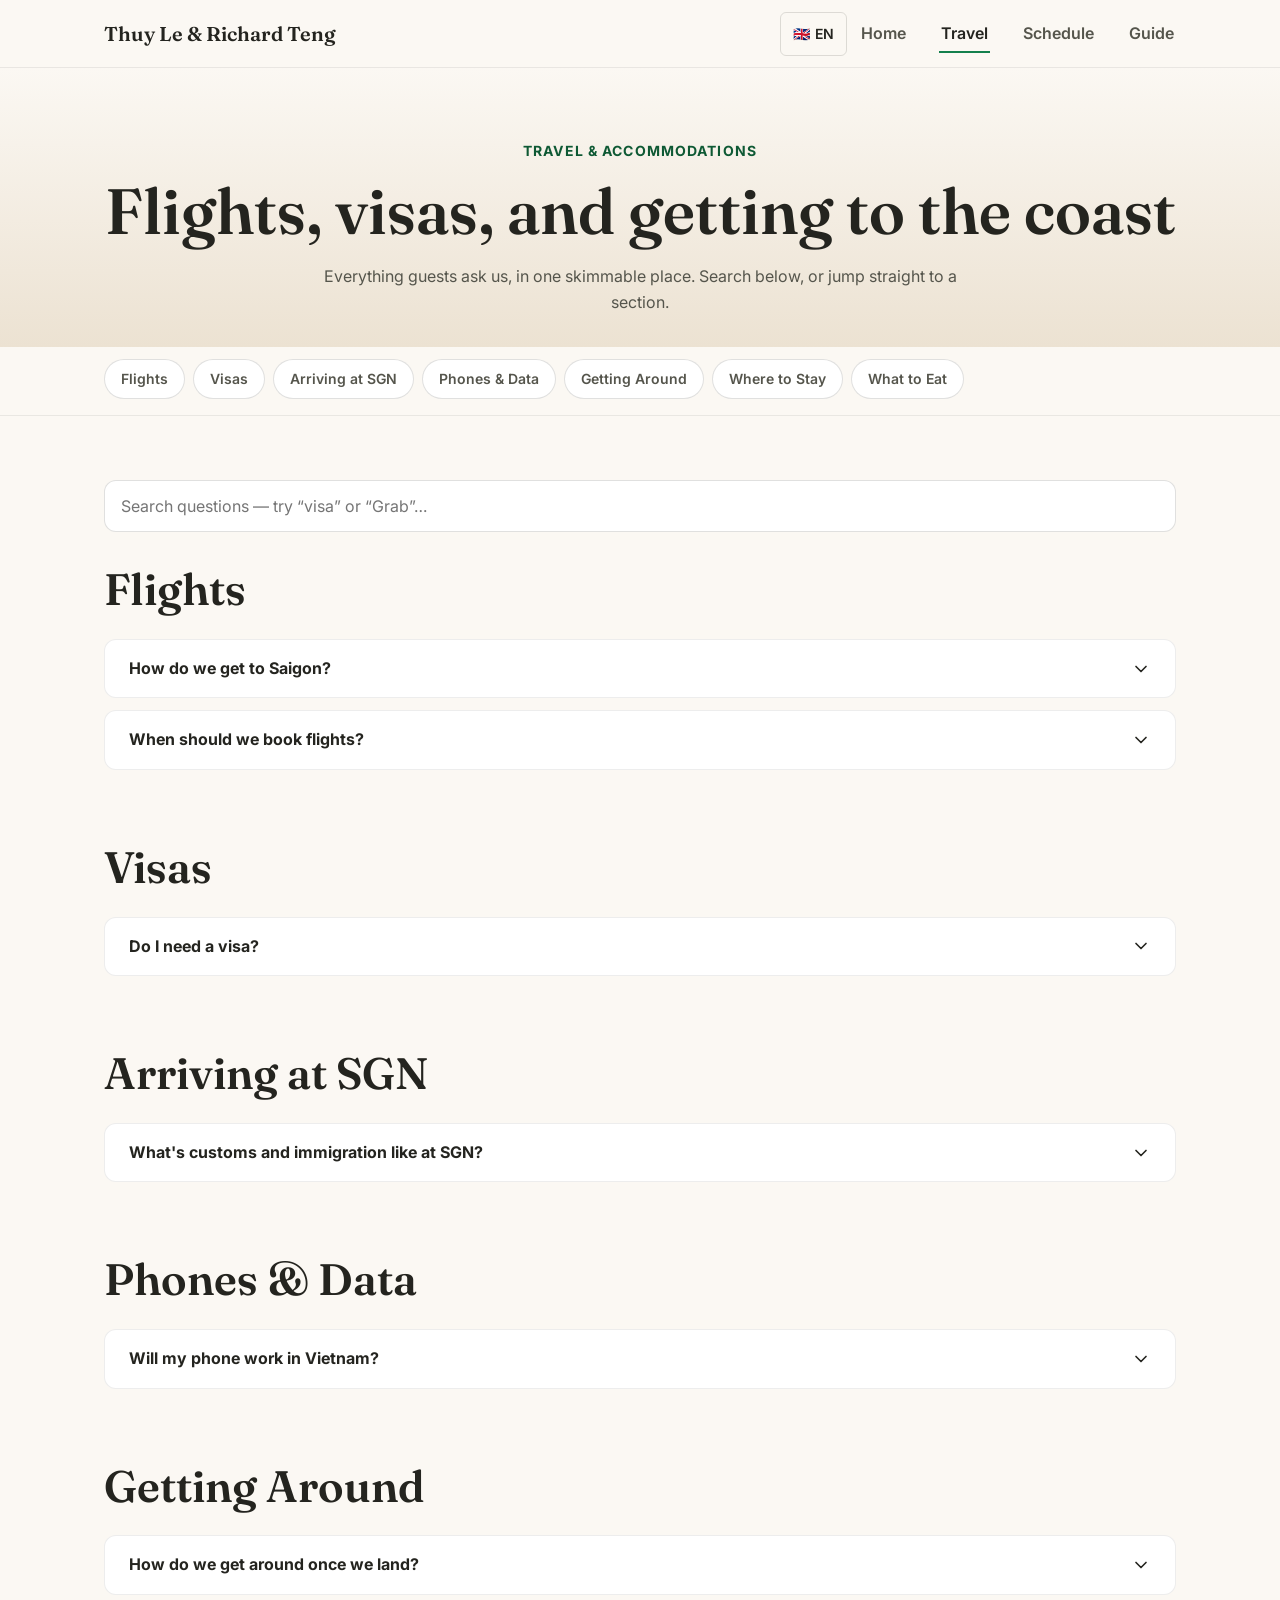
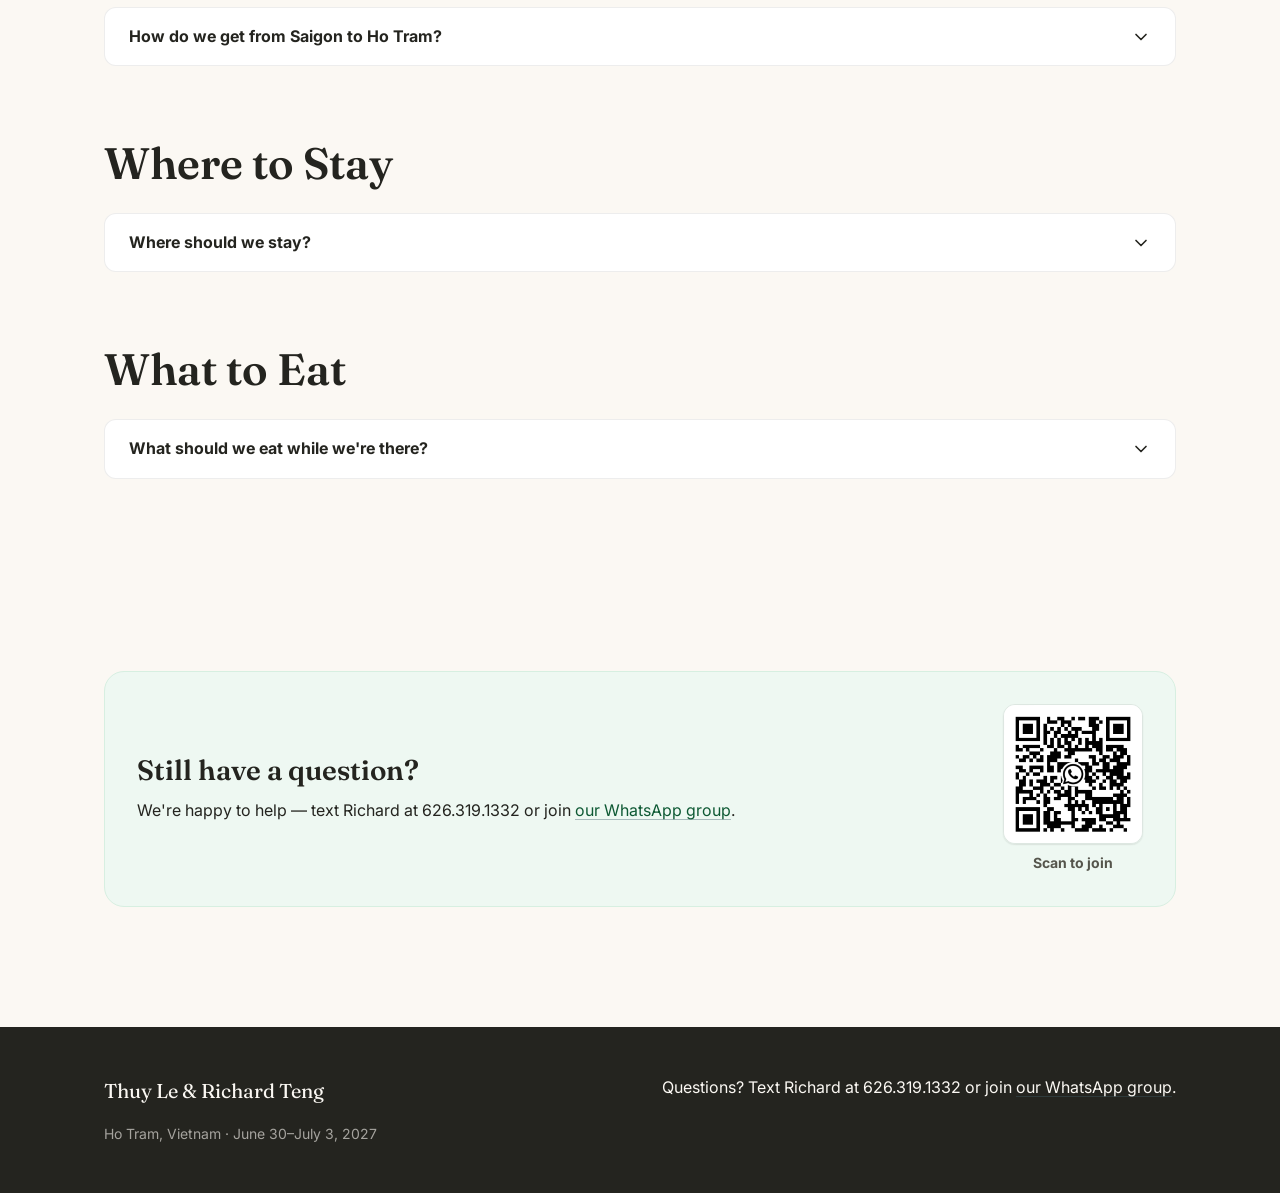
<file: travel.html>
<!DOCTYPE html>
<html lang="en">
<head>
<meta charset="UTF-8">
<meta name="viewport" content="width=device-width, initial-scale=1">
<title>Travel &amp; Accommodations — Thuy &amp; Richard's Wedding</title>
<meta name="description" content="Flights, visas, arriving at SGN, phones and data, getting around, and where to stay in Ho Tram.">
<meta property="og:type" content="website">
<meta property="og:title" content="Travel &amp; Accommodations — Thuy &amp; Richard's Wedding">
<meta property="og:description" content="Flights, visas, arriving at SGN, phones and data, getting around, and where to stay in Ho Tram.">
<meta property="og:image" content="https://rteng86.github.io/thuy-richard-wedding/assets/couple-hero-landscape.jpg">
<meta property="og:url" content="https://rteng86.github.io/thuy-richard-wedding/travel.html">
<meta name="twitter:card" content="summary_large_image">
<meta name="twitter:title" content="Travel &amp; Accommodations — Thuy &amp; Richard's Wedding">
<meta name="twitter:description" content="Flights, visas, arriving at SGN, phones and data, getting around, and where to stay in Ho Tram.">
<meta name="twitter:image" content="https://rteng86.github.io/thuy-richard-wedding/assets/couple-hero-landscape.jpg">
<link rel="preconnect" href="https://fonts.googleapis.com">
<link rel="preconnect" href="https://fonts.gstatic.com" crossorigin>
<link href="https://fonts.googleapis.com/css2?family=Fraunces:opsz,wght@9..144,400;9..144,500;9..144,600;9..144,700&family=Inter:wght@400;500;600;700&display=swap" rel="stylesheet">
<link rel="stylesheet" href="styles.css">
</head>
<body>
<a class="skip-link" href="#main" data-i18n="skip-link">Skip to content</a>
<span id="top"></span>

<header class="site-header">
  <div class="container">
    <a href="index.html" class="site-logo" data-field="couple-names">Partner One &amp; Partner Two</a>
    <div class="header-actions">
      <div class="lang-switcher" data-lang-switcher></div>
      <button class="nav-toggle" type="button" aria-expanded="false" aria-controls="main-nav" data-i18n-aria="nav.toggleAria" aria-label="Toggle navigation menu">
        <span></span>
      </button>
      <nav class="main-nav" id="main-nav" aria-label="Primary">
        <ul>
          <li><a href="index.html" data-i18n="nav.home">Home</a></li>
          <li><a href="travel.html" data-i18n="nav.travel">Travel</a></li>
          <li><a href="schedule.html" data-i18n="nav.schedule">Schedule</a></li>
          <li><a href="guide.html" data-i18n="nav.guide">Guide</a></li>
        </ul>
      </nav>
    </div>
  </div>
</header>

<main id="main">

  <section class="page-hero">
    <div class="container">
      <span class="eyebrow" data-i18n="travel.eyebrow">Travel &amp; Accommodations</span>
      <h1 data-i18n="travel.heading">Flights, visas, and getting to the coast</h1>
      <p class="container-narrow" data-i18n="travel.sub">Everything guests ask us, in one skimmable place. Search below, or jump straight to a section.</p>
    </div>
  </section>

  <nav class="faq-toc" aria-label="FAQ categories">
    <div class="container">
      <div class="faq-toc-chips" data-faq-toc>
        <!-- populated by main.js from content.js -->
      </div>
    </div>
  </nav>

  <div class="container section--tight" style="padding-block: var(--space-6) var(--space-8);">
    <div class="faq-search fade-in">
      <label for="faq-search-input" class="visually-hidden" data-i18n="travel.searchAriaLabel">Search FAQs</label>
      <input type="search" id="faq-search-input" placeholder="Search questions — try “visa” or “Grab”…" data-i18n-placeholder="travel.searchPlaceholder">
    </div>

    <div data-faq-root>
      <!-- FAQ categories + accordions rendered by main.js from content.js -->
    </div>

    <p class="faq-no-results"><span data-i18n="common.noResultsPrefix">No questions match your search. Try a different word, or</span> <span data-field="contact-line-lowercase">text Richard at 626.319.1332 or join our WhatsApp group (TBD).</span></p>
  </div>

  <div class="container section--tight fade-in">
    <div class="callout callout-qr-row">
      <div>
        <h3 data-i18n="common.stillHaveQuestion">Still have a question?</h3>
        <p><span data-i18n="common.happyToHelp">We're happy to help —</span> <span data-field="contact-line-lowercase">text Richard at 626.319.1332 or join our WhatsApp group.</span></p>
      </div>
      <a class="qr-link" data-field-href="whatsapp-link" href="#" target="_blank" rel="noopener" data-i18n-aria="common.whatsappAria" aria-label="Open the WhatsApp group invite">
        <img data-field-src="whatsapp-qr" src="assets/whatsapp-qr.png" alt="QR code to join the Thuy &amp; Richard - Ho Tram Wedding WhatsApp group" width="140" height="140">
        <span data-i18n="common.scanToJoin">Scan to join</span>
      </a>
    </div>
  </div>

</main>

<button type="button" class="back-to-top-fab" data-i18n-aria="common.backToTopAria" aria-label="Back to top">
  <svg viewBox="0 0 24 24" fill="none" stroke="currentColor" stroke-width="2" stroke-linecap="round" stroke-linejoin="round" aria-hidden="true" style="width:22px;height:22px;"><path d="M12 19V5M5 12l7-7 7 7"/></svg>
</button>

<footer class="site-footer">
  <div class="container footer-inner">
    <div>
      <p class="footer-names" data-field="couple-names">Partner One &amp; Partner Two</p>
      <p class="footer-meta"><span data-field="location">Ho Tram, Vietnam</span> &middot; <span data-field="date-range">June 30–July 3, 2027</span></p>
    </div>
    <div>
      <p><span data-i18n="footer.questions">Questions?</span> <span data-field="contact-line">Text Richard at 626.319.1332 or join our WhatsApp group (TBD).</span></p>
    </div>
  </div>
</footer>

<script src="content.js"></script>
<script src="i18n.js"></script>
<script src="main.js"></script>
</body>
</html>
</file>
<file: styles.css>
/* =============================================================================
   styles.css — shared stylesheet for all pages
   Design system lives in CSS custom properties under :root.
   ========================================================================== */

/* -----------------------------------------------------------------------
   0. Design tokens
   -------------------------------------------------------------------- */
:root {
  /* Color: warm neutrals + one bold accent (emerald green — a nod to the greenery) */
  --color-bone: #fbf8f3;
  --color-sand: #ece2d2;
  --color-sand-deep: #ddccae;
  --color-ink: #24241f;
  --color-ink-soft: #55554c;
  --color-ink-faint: #83837a;
  --color-white: #ffffff;

  --color-accent: #14804d;
  --color-accent-deep: #0e5934;
  --color-accent-soft: #d7efe1;
  --color-accent-soft-2: #eef8f2;

  /* Kept teal-leaning so it reads distinct from the accent above */
  --color-success: #1f6e5c;
  --color-success-soft: #dcefe9;
  --color-error: #a3403a;
  --color-error-soft: #f6e5e3;

  --color-border: rgba(36, 36, 31, 0.14);
  --color-border-soft: rgba(36, 36, 31, 0.08);

  /* Type */
  --font-serif: "Fraunces", Georgia, serif;
  --font-sans: "Inter", -apple-system, BlinkMacSystemFont, "Segoe UI", sans-serif;

  --fs-body: 1rem;
  --fs-small: 0.875rem;
  --fs-h1: clamp(2.25rem, 5vw + 1rem, 4rem);
  --fs-h2: clamp(1.75rem, 3vw + 1rem, 2.75rem);
  --fs-h3: clamp(1.25rem, 1.5vw + 1rem, 1.75rem);
  --fs-h4: 1.125rem;
  --fs-lead: clamp(1.05rem, 1vw + 0.9rem, 1.25rem);

  --lh-tight: 1.15;
  --lh-normal: 1.6;

  /* Spacing scale */
  --space-1: 0.25rem;
  --space-2: 0.5rem;
  --space-3: 0.75rem;
  --space-4: 1rem;
  --space-5: 1.5rem;
  --space-6: 2rem;
  --space-7: 3rem;
  --space-8: 4.5rem;
  --space-9: 6.5rem;

  /* Layout */
  --max-width: 1120px;
  --max-width-narrow: 720px;
  --radius-sm: 6px;
  --radius-md: 12px;
  --radius-lg: 20px;
  --shadow-sm: 0 1px 2px rgba(36, 36, 31, 0.06), 0 1px 1px rgba(36, 36, 31, 0.04);
  --shadow-md: 0 8px 24px rgba(36, 36, 31, 0.08);
  --shadow-lg: 0 16px 48px rgba(36, 36, 31, 0.14);

  --header-height: 68px;

  --transition-fast: 150ms ease;
  --transition-base: 250ms ease;
}

/* -----------------------------------------------------------------------
   1. Reset & base
   -------------------------------------------------------------------- */
*, *::before, *::after { box-sizing: border-box; }
html { scroll-behavior: smooth; scroll-padding-top: calc(var(--header-height) + 16px); }

@media (prefers-reduced-motion: reduce) {
  html { scroll-behavior: auto; }
  *, *::before, *::after {
    animation-duration: 0.01ms !important;
    animation-iteration-count: 1 !important;
    transition-duration: 0.01ms !important;
    scroll-behavior: auto !important;
  }
}

body {
  margin: 0;
  font-family: var(--font-sans);
  font-size: var(--fs-body);
  line-height: var(--lh-normal);
  color: var(--color-ink);
  background: var(--color-bone);
  -webkit-font-smoothing: antialiased;
  /* No overflow-x rule here on purpose — any non-"visible" value on
     body (including "clip") makes it an implicit scroll container on
     several mobile WebKit versions, which some of those versions then
     treat as the containing block for position:fixed descendants,
     causing fixed elements (like the back-to-top button) to scroll
     away with the page instead of staying pinned to the viewport.
     Nothing on the site currently overflows horizontally, so this
     isn't needed — if that changes, fix the offending element instead
     of reaching for overflow-x on body/html. */
}

img { max-width: 100%; display: block; }
ul, ol { padding-left: 1.25em; }
button, input, select, textarea { font-family: inherit; font-size: inherit; color: inherit; }

h1, h2, h3, h4 {
  font-family: var(--font-serif);
  line-height: var(--lh-tight);
  font-weight: 600;
  margin: 0 0 var(--space-4);
  color: var(--color-ink);
}
h1 { font-size: var(--fs-h1); }
h2 { font-size: var(--fs-h2); }
h3 { font-size: var(--fs-h3); }
h4 { font-size: var(--fs-h4); font-family: var(--font-sans); font-weight: 700; }

p { margin: 0 0 var(--space-4); max-width: 65ch; }
p:last-child { margin-bottom: 0; }

a { color: var(--color-accent-deep); text-decoration-color: rgba(63, 92, 104, 0.4); text-underline-offset: 3px; }
a:hover { text-decoration-color: currentColor; }

/* Focus states — visible everywhere, on top of any other treatment */
a:focus-visible,
button:focus-visible,
input:focus-visible,
textarea:focus-visible,
select:focus-visible,
summary:focus-visible,
[tabindex]:focus-visible {
  outline: 3px solid var(--color-accent);
  outline-offset: 2px;
  border-radius: 4px;
}

.skip-link {
  position: absolute;
  left: var(--space-3);
  top: -100px;
  background: var(--color-ink);
  color: var(--color-white);
  padding: var(--space-3) var(--space-4);
  border-radius: var(--radius-sm);
  z-index: 1000;
  transition: top var(--transition-base);
}
.skip-link:focus { top: var(--space-3); }

/* -----------------------------------------------------------------------
   2. Layout helpers
   -------------------------------------------------------------------- */
.container {
  width: 100%;
  max-width: var(--max-width);
  margin-inline: auto;
  padding-inline: var(--space-5);
}
.container-narrow {
  width: 100%;
  max-width: var(--max-width-narrow);
  margin-inline: auto;
  padding-inline: var(--space-5);
}

.section { padding-block: var(--space-8); }
.section--tight { padding-block: var(--space-7); }
.section--sand { background: var(--color-sand); }
.section--accent { background: var(--color-accent-soft-2); }

.section-heading { margin-bottom: var(--space-6); }
.section-heading .eyebrow { display: block; margin-bottom: var(--space-2); }
.section-heading p { color: var(--color-ink-soft); }

.eyebrow {
  font-family: var(--font-sans);
  font-size: var(--fs-small);
  font-weight: 700;
  letter-spacing: 0.08em;
  text-transform: uppercase;
  color: var(--color-accent-deep);
}

.divider {
  border: none;
  border-top: 1px solid var(--color-border);
  margin: var(--space-7) 0;
}

.visually-hidden {
  position: absolute;
  width: 1px; height: 1px;
  padding: 0; margin: -1px;
  overflow: hidden;
  clip: rect(0,0,0,0);
  white-space: nowrap; border: 0;
}

/* Scroll-in fade */
.fade-in {
  opacity: 0;
  transform: translateY(16px);
  transition: opacity 700ms ease, transform 700ms ease;
}
.fade-in.is-visible { opacity: 1; transform: translateY(0); }
@media (prefers-reduced-motion: reduce) {
  .fade-in { opacity: 1; transform: none; transition: none; }
}

/* -----------------------------------------------------------------------
   3. Buttons
   -------------------------------------------------------------------- */
.btn {
  display: inline-flex;
  align-items: center;
  justify-content: center;
  gap: var(--space-2);
  min-height: 48px;
  padding: 0.75rem 1.5rem;
  border-radius: var(--radius-sm);
  border: 1px solid transparent;
  font-weight: 600;
  font-size: var(--fs-body);
  cursor: pointer;
  text-decoration: none;
  transition: background var(--transition-fast), color var(--transition-fast), border-color var(--transition-fast), transform var(--transition-fast);
}
.btn:active { transform: translateY(1px); }

.btn--primary { background: var(--color-accent); color: var(--color-white); }
.btn--primary:hover { background: var(--color-accent-deep); }

.btn--secondary { background: transparent; color: var(--color-accent-deep); border-color: var(--color-accent); }
.btn--secondary:hover { background: var(--color-accent-soft); }

.btn--ghost { background: transparent; color: var(--color-ink); border-color: var(--color-border); }
.btn--ghost:hover { background: var(--color-sand); }

.btn--small { min-height: 40px; padding: 0.5rem 1rem; font-size: var(--fs-small); }
.btn:disabled { opacity: 0.6; cursor: not-allowed; }

/* -----------------------------------------------------------------------
   4. Header / nav
   -------------------------------------------------------------------- */
.site-header {
  position: sticky;
  top: 0;
  z-index: 500;
  /* No backdrop-filter here on purpose — combined with the back-to-top
     button's position:fixed elsewhere on the page, it triggers a real
     Chromium compositing bug where the button's layer silently stops
     painting (confirmed: removing backdrop-filter alone fixes it, and
     none of the usual layer-promotion workarounds on either element
     did). A near-opaque solid background reads almost identically. */
  background: rgba(251, 248, 243, 0.97);
  border-bottom: 1px solid var(--color-border-soft);
  height: var(--header-height);
}
.site-header .container {
  height: 100%;
  display: flex;
  align-items: center;
  justify-content: space-between;
}

.site-logo {
  font-family: var(--font-serif);
  font-size: 1.25rem;
  font-weight: 600;
  color: var(--color-ink);
  text-decoration: none;
  white-space: nowrap;
}

.header-actions {
  display: flex;
  align-items: center;
  gap: var(--space-3);
}

.lang-switcher { position: relative; }
.lang-switcher-btn {
  display: flex;
  align-items: center;
  gap: 5px;
  min-height: 44px;
  padding: 0 var(--space-3);
  border: 1px solid var(--color-border);
  border-radius: var(--radius-sm);
  background: transparent;
  font-weight: 600;
  font-size: var(--fs-small);
  cursor: pointer;
}
.lang-switcher-btn:hover { background: var(--color-sand); }
.lang-switcher-code { text-transform: uppercase; letter-spacing: 0.02em; }
.lang-switcher-menu {
  position: absolute;
  top: calc(100% + 8px);
  right: 0;
  min-width: 200px;
  margin: 0;
  padding: var(--space-2);
  list-style: none;
  background: var(--color-white);
  border: 1px solid var(--color-border-soft);
  border-radius: var(--radius-md);
  box-shadow: var(--shadow-md);
  z-index: 600;
}
.lang-switcher-option {
  display: flex;
  align-items: center;
  gap: var(--space-2);
  width: 100%;
  min-height: 44px;
  padding: var(--space-2) var(--space-3);
  border: none;
  border-radius: var(--radius-sm);
  background: transparent;
  font-weight: 500;
  font-size: var(--fs-body);
  text-align: left;
  cursor: pointer;
}
.lang-switcher-option:hover { background: var(--color-accent-soft-2); }
.lang-switcher-option.is-active { background: var(--color-accent-soft-2); color: var(--color-accent-deep); font-weight: 700; }

.nav-toggle {
  display: none;
  width: 44px;
  height: 44px;
  align-items: center;
  justify-content: center;
  background: transparent;
  border: 1px solid var(--color-border);
  border-radius: var(--radius-sm);
}
.nav-toggle span,
.nav-toggle::before,
.nav-toggle::after {
  content: "";
  display: block;
  width: 20px;
  height: 2px;
  background: var(--color-ink);
  position: relative;
  transition: transform var(--transition-fast), opacity var(--transition-fast);
}
.nav-toggle::before { position: absolute; transform: translateY(-6px); }
.nav-toggle::after { position: absolute; transform: translateY(6px); }
.nav-toggle[aria-expanded="true"] span { opacity: 0; }
.nav-toggle[aria-expanded="true"]::before { transform: rotate(45deg); }
.nav-toggle[aria-expanded="true"]::after { transform: rotate(-45deg); }

.main-nav ul {
  list-style: none;
  display: flex;
  gap: var(--space-6);
  margin: 0;
  padding: 0;
}
.main-nav a {
  font-weight: 600;
  color: var(--color-ink-soft);
  text-decoration: none;
  padding: 0.5rem 0.1rem;
  border-bottom: 2px solid transparent;
}
.main-nav a:hover { color: var(--color-ink); }
.main-nav a[aria-current="page"] {
  color: var(--color-ink);
  border-bottom-color: var(--color-accent);
}

@media (max-width: 767px) {
  .nav-toggle { display: inline-flex; }
  .site-logo { font-size: clamp(0.95rem, 4.2vw, 1.25rem); }
  .header-actions { gap: var(--space-2); }
  .lang-switcher-btn { padding: 0 var(--space-2); gap: 3px; }
  .main-nav {
    position: fixed;
    /* Explicit viewport-relative height (rather than `bottom: 0`)
       avoids ever depending on .site-header's box as a containing
       block for this. */
    top: var(--header-height);
    right: 0;
    left: 0;
    height: calc(100vh - var(--header-height));
    background: var(--color-bone);
    transform: translateX(100%);
    transition: transform var(--transition-base);
    overflow-y: auto;
  }
  .main-nav.is-open { transform: translateX(0); }
  .main-nav ul {
    flex-direction: column;
    gap: 0;
    padding: var(--space-4) var(--space-5);
  }
  .main-nav li { border-bottom: 1px solid var(--color-border-soft); }
  .main-nav a { display: block; padding: var(--space-4) var(--space-1); min-height: 44px; }
}
@media (max-width: 400px) {
  .lang-switcher-code { display: none; }
  .lang-switcher-btn { padding: 0 var(--space-1); min-width: 44px; justify-content: center; }
}

/* -----------------------------------------------------------------------
   5. Hero
   -------------------------------------------------------------------- */
.hero {
  padding-block: var(--space-8);
  background:
    radial-gradient(120% 100% at 50% -10%, var(--color-accent-soft) 0%, transparent 60%),
    linear-gradient(180deg, var(--color-bone) 0%, var(--color-sand) 100%);
  text-align: center;
}
.hero-grid {
  display: grid;
  grid-template-columns: 1fr;
  align-items: center;
  gap: var(--space-6);
}
.hero .eyebrow { display: block; margin-bottom: var(--space-4); }
.hero h1 { margin-bottom: var(--space-3); }
.hero .hero-date {
  font-family: var(--font-sans);
  font-size: var(--fs-lead);
  color: var(--color-ink-soft);
  margin: 0 auto var(--space-6);
}
.hero .hero-anchor {
  font-family: var(--font-serif);
  font-size: clamp(1.25rem, 1.5vw + 1rem, 1.75rem);
  font-style: italic;
  color: var(--color-accent-deep);
  max-width: 46ch;
  margin: 0 auto var(--space-6);
}
.hero-actions {
  display: flex;
  gap: var(--space-3);
  justify-content: center;
  flex-wrap: wrap;
}

@media (min-width: 900px) {
  .hero-grid {
    grid-template-columns: 1.1fr 1fr;
    align-items: stretch;
    gap: var(--space-8);
    min-height: 560px;
  }
  .hero-grid .hero-photo { height: 100%; }
  .hero-grid .hero-photo img { height: 100%; object-fit: cover; }
  .hero-text {
    text-align: left;
    display: flex;
    flex-direction: column;
    justify-content: center;
  }
  .hero-text .hero-date,
  .hero-text .hero-anchor,
  .hero-text .countdown {
    margin-left: 0;
    margin-right: 0;
  }
  .hero-text .hero-actions { justify-content: flex-start; }
}

/* Countdown */
.countdown {
  display: grid;
  grid-template-columns: repeat(4, 1fr);
  gap: var(--space-3);
  max-width: 480px;
  margin: var(--space-7) auto 0;
}
.countdown-unit {
  background: var(--color-white);
  border: 1px solid var(--color-border-soft);
  border-radius: var(--radius-md);
  padding: var(--space-3) var(--space-2);
  box-shadow: var(--shadow-sm);
  text-align: center;
}
.countdown-number {
  font-family: var(--font-serif);
  font-size: clamp(1.5rem, 3vw, 2.25rem);
  font-weight: 600;
  color: var(--color-accent-deep);
  line-height: 1;
  font-variant-numeric: tabular-nums;
}
.countdown-label {
  display: block;
  font-size: var(--fs-small);
  color: var(--color-ink-soft);
  margin-top: var(--space-1);
  text-transform: uppercase;
  letter-spacing: 0.04em;
}

/* -----------------------------------------------------------------------
   6. Cards ("the short version")
   -------------------------------------------------------------------- */
.card-grid {
  display: grid;
  grid-template-columns: 1fr;
  gap: var(--space-5);
}
@media (min-width: 640px) {
  .card-grid { grid-template-columns: repeat(2, 1fr); }
}
@media (min-width: 1024px) {
  .card-grid--4 { grid-template-columns: repeat(4, 1fr); }
}

.info-card {
  background: var(--color-white);
  border: 1px solid var(--color-border-soft);
  border-radius: var(--radius-lg);
  padding: var(--space-5);
  box-shadow: var(--shadow-sm);
  display: flex;
  flex-direction: column;
  gap: var(--space-2);
}
.info-card .icon-badge { margin-bottom: var(--space-2); }
.info-card h3 { font-size: 1.15rem; margin-bottom: 0; }
.info-card p { color: var(--color-ink-soft); font-size: var(--fs-small); }
.info-card a.card-link {
  margin-top: auto;
  font-weight: 700;
  font-size: var(--fs-small);
  color: var(--color-accent-deep);
}

.icon-badge {
  width: 44px;
  height: 44px;
  display: inline-flex;
  align-items: center;
  justify-content: center;
  background: var(--color-accent-soft);
  border-radius: 50%;
  color: var(--color-accent-deep);
}
.icon-badge svg { width: 22px; height: 22px; }

/* -----------------------------------------------------------------------
   7. Forms (RSVP)
   -------------------------------------------------------------------- */
.rsvp-panel {
  background: var(--color-white);
  border: 1px solid var(--color-border-soft);
  border-radius: var(--radius-lg);
  box-shadow: var(--shadow-md);
  padding: var(--space-6);
}
@media (max-width: 480px) {
  .rsvp-panel { padding: var(--space-5) var(--space-4); }
}

.form-grid {
  display: grid;
  grid-template-columns: 1fr;
  gap: var(--space-5);
}
@media (min-width: 640px) {
  .form-grid--2 { grid-template-columns: 1fr 1fr; }
}

.field {
  display: flex;
  flex-direction: column;
  gap: var(--space-2);
}
.field label,
.fieldset legend {
  font-weight: 700;
  font-size: var(--fs-small);
}
.field .hint {
  font-size: var(--fs-small);
  color: var(--color-ink-faint);
}
.field input[type="text"],
.field input[type="email"],
.field input[type="tel"],
.field input[type="search"],
.field textarea,
.field select {
  min-height: 48px;
  padding: 0.65rem 0.9rem;
  border: 1px solid var(--color-border);
  border-radius: var(--radius-sm);
  background: var(--color-bone);
  width: 100%;
}
.field textarea { min-height: 96px; resize: vertical; }
.field input:invalid[aria-invalid="true"],
.field input[aria-invalid="true"],
.field textarea[aria-invalid="true"] {
  border-color: var(--color-error);
}
.field-error {
  color: var(--color-error);
  font-size: var(--fs-small);
  font-weight: 600;
  display: none;
}
.field-error.is-visible { display: block; }

fieldset.fieldset {
  border: 1px solid var(--color-border-soft);
  border-radius: var(--radius-md);
  padding: var(--space-4) var(--space-4) var(--space-5);
  margin: 0;
}

.checkbox-grid,
.radio-grid {
  display: grid;
  grid-template-columns: repeat(auto-fill, minmax(160px, 1fr));
  gap: var(--space-3);
  margin-top: var(--space-3);
}
.checkbox-item,
.radio-item {
  display: flex;
  align-items: flex-start;
  gap: var(--space-2);
  min-height: 44px;
  padding: var(--space-2);
  border: 1px solid var(--color-border-soft);
  border-radius: var(--radius-sm);
  cursor: pointer;
}
.checkbox-item:hover,
.radio-item:hover { background: var(--color-sand); }
.checkbox-item input,
.radio-item input {
  width: 20px; height: 20px;
  flex-shrink: 0;
  margin-top: 2px;
  accent-color: var(--color-accent);
}

.radio-card-group {
  display: grid;
  grid-template-columns: 1fr;
  gap: var(--space-3);
  margin-top: var(--space-3);
}
@media (min-width: 640px) {
  .radio-card-group { grid-template-columns: repeat(3, 1fr); }
}
.radio-card {
  border: 1.5px solid var(--color-border);
  border-radius: var(--radius-md);
  padding: var(--space-4);
  cursor: pointer;
  display: flex;
  flex-direction: column;
  gap: var(--space-1);
  transition: border-color var(--transition-fast), background var(--transition-fast);
}
.radio-card:has(input:checked) {
  border-color: var(--color-accent);
  background: var(--color-accent-soft-2);
}
.radio-card input { accent-color: var(--color-accent); }
.radio-card .radio-card-title { font-weight: 700; display: flex; align-items: center; gap: var(--space-2); }
.radio-card .radio-card-desc { font-size: var(--fs-small); color: var(--color-ink-soft); }

/* Guest rows (dynamic) */
.guest-list { display: flex; flex-direction: column; gap: var(--space-4); }
.guest-row {
  border: 1px solid var(--color-border-soft);
  border-radius: var(--radius-md);
  padding: var(--space-4);
  background: var(--color-bone);
  position: relative;
}
.guest-row-header {
  display: flex;
  align-items: center;
  justify-content: space-between;
  margin-bottom: var(--space-3);
}
.guest-row-header h4 { margin: 0; }
.remove-guest-btn {
  background: transparent;
  border: 1px solid var(--color-border);
  border-radius: var(--radius-sm);
  min-height: 36px;
  padding: 0 var(--space-3);
  font-size: var(--fs-small);
  font-weight: 600;
  color: var(--color-error);
  cursor: pointer;
}
.remove-guest-btn:hover { background: var(--color-error-soft); }

.dietary-inline { display: flex; flex-wrap: wrap; gap: var(--space-2) var(--space-4); margin-top: var(--space-2); }
.dietary-inline label { display: flex; align-items: center; gap: var(--space-1); font-weight: 500; font-size: var(--fs-small); min-height: 32px; }
.dietary-inline input { accent-color: var(--color-accent); width: 18px; height: 18px; }

.vung-tau-list { margin-top: var(--space-4); }
.vung-tau-row {
  display: flex;
  align-items: center;
  flex-wrap: wrap;
  gap: var(--space-3);
  padding: var(--space-3) 0;
  border-bottom: 1px solid var(--color-border-soft);
}
.vung-tau-row:last-child { border-bottom: none; }
.vung-tau-name { font-weight: 700; min-width: 90px; flex-shrink: 0; }
.checkbox-tri { display: flex; gap: var(--space-2); flex-wrap: wrap; }
.checkbox-tri .checkbox-item { min-height: 40px; padding: 0.4rem 0.75rem; }

.form-status {
  min-height: 24px;
  font-size: var(--fs-small);
  font-weight: 600;
}
.form-status[data-state="error"] { color: var(--color-error); }
.form-status[data-state="loading"] { color: var(--color-ink-soft); }

.rsvp-success {
  text-align: center;
  padding: var(--space-6) var(--space-4);
}
.rsvp-success p { margin-inline: auto; }
.rsvp-success .success-icon {
  width: 64px; height: 64px;
  margin: 0 auto var(--space-4);
  border-radius: 50%;
  background: var(--color-success-soft);
  color: var(--color-success);
  display: flex; align-items: center; justify-content: center;
}
.rsvp-success .success-icon svg { width: 32px; height: 32px; }

.spinner {
  width: 16px; height: 16px;
  border: 2px solid rgba(255,255,255,0.4);
  border-top-color: currentColor;
  border-radius: 50%;
  display: inline-block;
  animation: spin 700ms linear infinite;
}
@keyframes spin { to { transform: rotate(360deg); } }
@media (prefers-reduced-motion: reduce) {
  .spinner { animation: none; }
}

.error-banner {
  background: var(--color-error-soft);
  border: 1px solid rgba(163, 64, 58, 0.3);
  border-radius: var(--radius-md);
  padding: var(--space-4);
  color: var(--color-error);
  margin-top: var(--space-4);
}
.error-banner a { color: var(--color-error); font-weight: 700; }

/* -----------------------------------------------------------------------
   8. FAQ / accordion (travel.html)
   -------------------------------------------------------------------- */
.faq-toc {
  position: sticky;
  top: var(--header-height);
  z-index: 100;
  background: rgba(251, 248, 243, 0.95);
  backdrop-filter: blur(8px);
  border-bottom: 1px solid var(--color-border-soft);
  padding-block: var(--space-3);
}
.faq-toc-chips {
  display: flex;
  gap: var(--space-2);
  overflow-x: auto;
  padding-bottom: var(--space-1);
  scrollbar-width: thin;
}
.faq-toc-chips a {
  flex-shrink: 0;
  display: inline-flex;
  align-items: center;
  min-height: 40px;
  padding: 0 var(--space-4);
  border-radius: 999px;
  background: var(--color-white);
  border: 1px solid var(--color-border);
  font-size: var(--fs-small);
  font-weight: 600;
  color: var(--color-ink-soft);
  text-decoration: none;
  white-space: nowrap;
}
.faq-toc-chips a:hover,
.faq-toc-chips a:focus-visible { background: var(--color-accent-soft); color: var(--color-accent-deep); }

.faq-search {
  margin-block: var(--space-6);
}
.faq-search input {
  width: 100%;
  min-height: 52px;
  padding: 0.75rem 1rem;
  border: 1.5px solid var(--color-border);
  border-radius: var(--radius-md);
  background: var(--color-white);
}

.faq-category { margin-bottom: var(--space-8); scroll-margin-top: calc(var(--header-height) + 90px); }
.faq-category h2 { margin-bottom: var(--space-5); }

.faq-list { display: flex; flex-direction: column; gap: var(--space-3); }

.faq-item {
  background: var(--color-white);
  border: 1px solid var(--color-border-soft);
  border-radius: var(--radius-md);
  overflow: hidden;
  scroll-margin-top: calc(var(--header-height) + 90px);
}
.faq-item summary {
  list-style: none;
  cursor: pointer;
  padding: var(--space-4) var(--space-5);
  display: flex;
  align-items: center;
  justify-content: space-between;
  gap: var(--space-4);
  font-weight: 700;
  min-height: 44px;
}
.faq-item summary::-webkit-details-marker { display: none; }
.faq-item summary .faq-chevron {
  flex-shrink: 0;
  width: 20px; height: 20px;
  transition: transform var(--transition-fast);
}
.faq-item[open] summary .faq-chevron { transform: rotate(180deg); }
.faq-item .faq-body { padding: 0 var(--space-5) var(--space-5); color: var(--color-ink-soft); }
.faq-item .faq-body p { max-width: none; }

.table-scroll { overflow-x: auto; margin-top: var(--space-3); }
.shuttle-table {
  width: 100%;
  min-width: 480px;
  border-collapse: collapse;
  font-size: var(--fs-small);
}
.shuttle-table th,
.shuttle-table td {
  text-align: left;
  padding: var(--space-2) var(--space-3);
  border-bottom: 1px solid var(--color-border-soft);
  white-space: nowrap;
}
.shuttle-table thead th {
  font-family: var(--font-sans);
  font-weight: 700;
  color: var(--color-ink);
  background: var(--color-sand);
}
.shuttle-table tbody th { font-weight: 700; white-space: nowrap; }
.faq-back-to-top {
  display: inline-block;
  margin-top: var(--space-3);
  font-size: var(--fs-small);
  font-weight: 700;
}
.faq-item.is-hidden { display: none; }
.faq-no-results { color: var(--color-ink-soft); padding: var(--space-5) 0; display: none; }
.faq-no-results.is-visible { display: block; }

.back-to-top-fab {
  position: fixed;
  right: calc(var(--space-5) + env(safe-area-inset-right, 0px));
  bottom: calc(var(--space-5) + env(safe-area-inset-bottom, 0px));
  width: 48px; height: 48px;
  border-radius: 50%;
  background: var(--color-accent);
  color: var(--color-white);
  border: none;
  display: flex;
  align-items: center;
  justify-content: center;
  box-shadow: var(--shadow-md);
  opacity: 0;
  visibility: hidden;
  transform: translateY(8px);
  transition: opacity var(--transition-base), transform var(--transition-base), visibility var(--transition-base);
  z-index: 400;
  cursor: pointer;
}
.back-to-top-fab.is-visible { opacity: 1; visibility: visible; transform: translateY(0); }

/* -----------------------------------------------------------------------
   9. Timeline (schedule.html)
   -------------------------------------------------------------------- */
.day-selector {
  display: flex;
  gap: var(--space-2);
  overflow-x: auto;
  margin-bottom: var(--space-7);
}
.day-selector button {
  flex: 1 1 0;
  min-width: 130px;
  min-height: 64px;
  border: 1.5px solid var(--color-border);
  border-radius: var(--radius-md);
  background: var(--color-white);
  padding: var(--space-3);
  cursor: pointer;
  text-align: left;
}
.day-selector button .ds-day { font-weight: 700; display: block; }
.day-selector button .ds-date { font-size: var(--fs-small); color: var(--color-ink-soft); }
.day-selector button[aria-selected="true"] {
  border-color: var(--color-accent);
  background: var(--color-accent-soft-2);
}
.day-selector button[aria-selected="true"] .ds-date { color: var(--color-accent-deep); }

.timeline-day { display: none; }
.timeline-day.is-active { display: block; }

.timeline-day-header { margin-bottom: var(--space-6); }
.timeline-day-header .vibe {
  font-family: var(--font-serif);
  font-style: italic;
  font-size: var(--fs-lead);
  color: var(--color-accent-deep);
}

.timeline {
  list-style: none;
  margin: 0;
  padding: 0;
  position: relative;
}
.timeline::before {
  content: "";
  position: absolute;
  left: 22px;
  top: 8px;
  bottom: 8px;
  width: 2px;
  background: var(--color-border);
}
.timeline-item {
  position: relative;
  padding-left: 60px;
  padding-bottom: var(--space-6);
}
.timeline-item:last-child { padding-bottom: 0; }
.timeline-icon {
  position: absolute;
  left: 0; top: 0;
  width: 44px; height: 44px;
  border-radius: 50%;
  background: var(--color-white);
  border: 1.5px solid var(--color-accent);
  color: var(--color-accent-deep);
  display: flex; align-items: center; justify-content: center;
  z-index: 1;
}
.timeline-icon svg { width: 20px; height: 20px; }
.timeline-time {
  font-size: var(--fs-small);
  font-weight: 700;
  color: var(--color-accent-deep);
  text-transform: uppercase;
  letter-spacing: 0.03em;
}
.timeline-item h3 { font-size: 1.2rem; margin: var(--space-1) 0 var(--space-1); }
.timeline-item p { color: var(--color-ink-soft); }

@media (min-width: 900px) {
  .timeline-day-desktop {
    display: grid;
    grid-template-columns: repeat(var(--col-count, 3), 1fr);
    gap: var(--space-5);
    align-items: start;
  }
  .timeline-day-desktop .timeline {
    display: contents;
  }
  .timeline-day-desktop .timeline::before { display: none; }
  .timeline-day-desktop .timeline-item {
    padding-left: 0;
    padding-bottom: 0;
    background: var(--color-white);
    border: 1px solid var(--color-border-soft);
    border-radius: var(--radius-lg);
    padding: var(--space-5);
    box-shadow: var(--shadow-sm);
  }
  .timeline-day-desktop .timeline-icon { position: static; margin-bottom: var(--space-3); }
}

.callout {
  background: var(--color-accent-soft-2);
  border: 1px solid var(--color-accent-soft);
  border-radius: var(--radius-lg);
  padding: var(--space-6);
  scroll-margin-top: calc(var(--header-height) + 16px);
}
.callout h3 { margin-bottom: var(--space-3); }

.callout-qr-row {
  display: flex;
  align-items: center;
  gap: var(--space-6);
  flex-wrap: wrap;
}
.callout-qr-row > div { flex: 1 1 320px; }
.qr-link {
  flex-shrink: 0;
  display: flex;
  flex-direction: column;
  align-items: center;
  gap: var(--space-2);
  text-decoration: none;
  color: var(--color-ink-soft);
  font-size: var(--fs-small);
  font-weight: 700;
  margin-inline: auto;
}
.qr-link img {
  width: 140px;
  height: 140px;
  border-radius: var(--radius-md);
  box-shadow: var(--shadow-sm);
  border: 1px solid var(--color-border-soft);
}

/* -----------------------------------------------------------------------
   10. Guide page — packing grid, time widget
   -------------------------------------------------------------------- */
.packing-grid {
  display: grid;
  grid-template-columns: repeat(2, 1fr);
  gap: var(--space-4);
}
@media (min-width: 640px) { .packing-grid { grid-template-columns: repeat(3, 1fr); } }
@media (min-width: 1024px) { .packing-grid { grid-template-columns: repeat(4, 1fr); } }

.packing-item {
  position: relative;
  background: var(--color-white);
  border: 1px solid var(--color-border-soft);
  border-radius: var(--radius-lg);
  padding: var(--space-4);
  box-shadow: var(--shadow-sm);
  display: flex;
  flex-direction: column;
  gap: var(--space-2);
}
.packing-item .icon-badge { width: 40px; height: 40px; }
.packing-item h3 { font-size: 1rem; margin: 0; font-family: var(--font-sans); font-weight: 700; }
.packing-item p { font-size: var(--fs-small); color: var(--color-ink-soft); }
.spare-badge {
  align-self: flex-start;
  font-size: 0.7rem;
  font-weight: 700;
  text-transform: uppercase;
  letter-spacing: 0.03em;
  background: var(--color-success-soft);
  color: var(--color-success);
  padding: 0.25rem 0.6rem;
  border-radius: 999px;
}

.time-widget {
  display: grid;
  grid-template-columns: 1fr;
  gap: var(--space-4);
  max-width: 560px;
}
@media (min-width: 560px) { .time-widget { grid-template-columns: 1fr 1fr; } }
.time-card {
  background: var(--color-white);
  border: 1px solid var(--color-border-soft);
  border-radius: var(--radius-lg);
  padding: var(--space-5);
  text-align: center;
  box-shadow: var(--shadow-sm);
}
.time-card .time-place { font-size: var(--fs-small); font-weight: 700; color: var(--color-ink-soft); text-transform: uppercase; letter-spacing: 0.04em; }
.time-card .time-value { font-family: var(--font-serif); font-size: 2rem; font-weight: 600; color: var(--color-accent-deep); font-variant-numeric: tabular-nums; }
.time-card .time-date { font-size: var(--fs-small); color: var(--color-ink-faint); }

/* -----------------------------------------------------------------------
   11. Footer
   -------------------------------------------------------------------- */
.site-footer {
  background: var(--color-ink);
  color: var(--color-bone);
  padding-block: var(--space-7);
  margin-top: var(--space-8);
}
.site-footer a { color: var(--color-bone); }
.footer-inner {
  display: flex;
  flex-wrap: wrap;
  justify-content: space-between;
  align-items: flex-start;
  gap: var(--space-5);
}
.footer-names { font-family: var(--font-serif); font-size: 1.25rem; }
.site-footer .footer-meta { color: rgba(251, 248, 243, 0.6); font-size: var(--fs-small); margin-top: var(--space-2); }

/* -----------------------------------------------------------------------
   12. Placeholder image blocks
   -------------------------------------------------------------------- */
.hero-photo {
  display: block;
}
.hero-photo img {
  width: 100%;
  height: auto;
  display: block;
  border-radius: var(--radius-lg);
  box-shadow: var(--shadow-md);
}

.placeholder-img {
  background: linear-gradient(135deg, var(--color-sand-deep), var(--color-sand));
  border-radius: var(--radius-lg);
  display: flex;
  align-items: center;
  justify-content: center;
  color: var(--color-ink-soft);
  font-size: var(--fs-small);
  font-weight: 600;
  text-align: center;
  padding: var(--space-4);
  min-height: 160px;
}

/* -----------------------------------------------------------------------
   13. Page hero (non-home pages)
   -------------------------------------------------------------------- */
.page-hero {
  padding-block: var(--space-8) var(--space-6);
  background: linear-gradient(180deg, var(--color-bone) 0%, var(--color-sand) 100%);
  text-align: center;
}
.page-hero .eyebrow { display: block; margin-bottom: var(--space-3); }
.page-hero p { margin-inline: auto; color: var(--color-ink-soft); }

/* -----------------------------------------------------------------------
   14. Language modal (index.html only, shown on first visit)
   -------------------------------------------------------------------- */
.lang-modal-overlay {
  position: fixed;
  inset: 0;
  z-index: 1000;
  background: rgba(36, 36, 31, 0.55);
  display: flex;
  align-items: center;
  justify-content: center;
  padding: var(--space-5);
}
.lang-modal-overlay[hidden] {
  display: none;
}
.lang-modal {
  width: 100%;
  max-width: 420px;
  background: var(--color-white);
  border-radius: var(--radius-lg);
  box-shadow: var(--shadow-lg);
  padding: var(--space-6);
  text-align: center;
}
.lang-modal h2 { margin-bottom: var(--space-2); }
.lang-modal p { color: var(--color-ink-soft); margin: 0 auto var(--space-5); }
.lang-modal-options {
  display: grid;
  grid-template-columns: 1fr 1fr;
  gap: var(--space-3);
}
.lang-modal-option {
  display: flex;
  flex-direction: column;
  align-items: center;
  gap: var(--space-2);
  min-height: 44px;
  padding: var(--space-4) var(--space-3);
  border: 1.5px solid var(--color-border);
  border-radius: var(--radius-md);
  background: var(--color-bone);
  font-weight: 600;
  font-size: var(--fs-small);
  cursor: pointer;
}
.lang-modal-option:hover { border-color: var(--color-accent); background: var(--color-accent-soft-2); }
.lang-modal-option .lang-modal-flag { font-size: 2rem; line-height: 1; }
.lang-modal-dismiss {
  display: inline-block;
  margin-top: var(--space-5);
  min-height: 44px;
  padding: 0 var(--space-2);
  background: none;
  border: none;
  color: var(--color-ink-faint);
  text-decoration: underline;
  text-underline-offset: 3px;
  font-size: var(--fs-small);
  cursor: pointer;
}

/* Utility */
.text-center { text-align: center; }
.mt-0 { margin-top: 0; }
</file>
